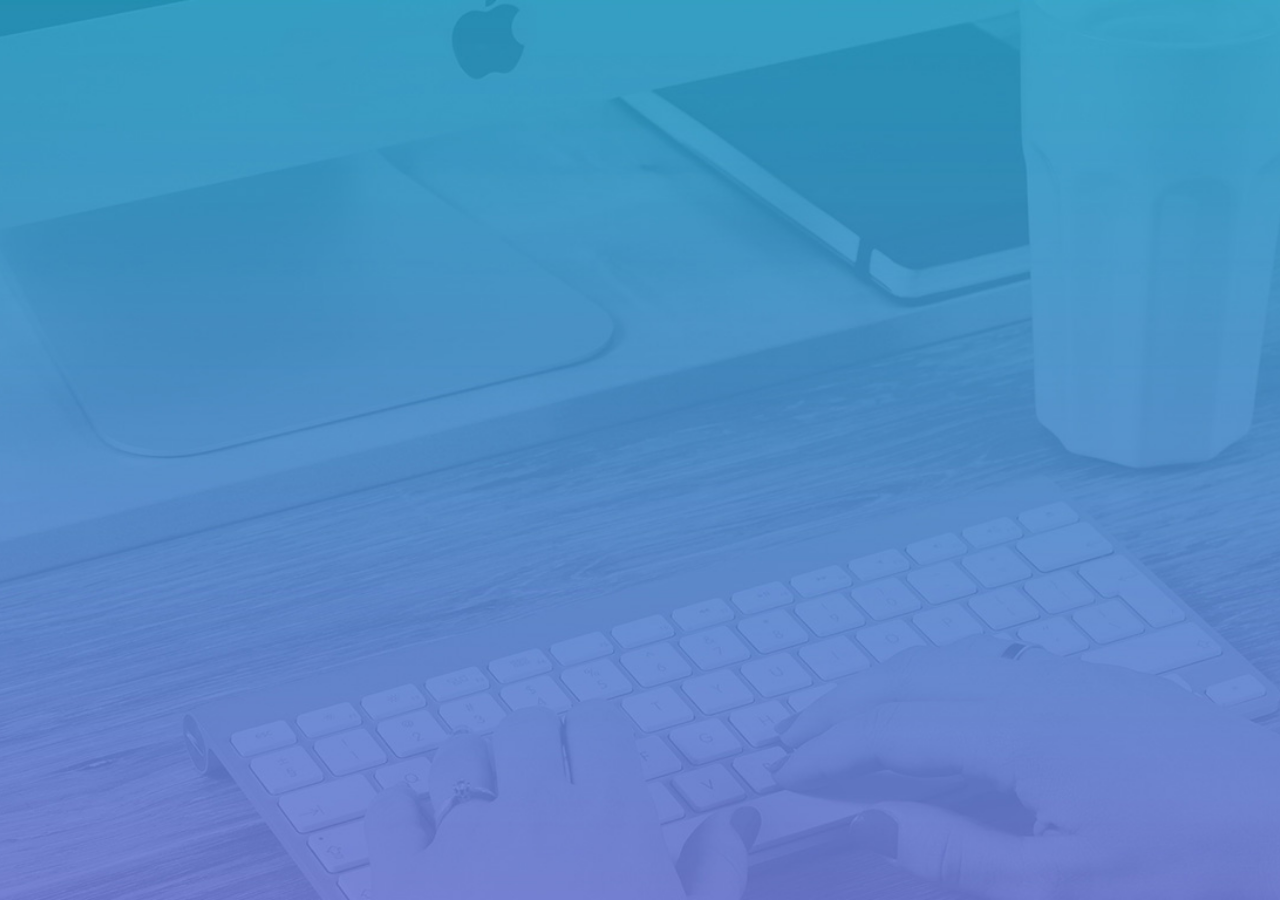
<file: index.html>
<!DOCTYPE html>
<html lang="en">

<head>
    <meta charset="UTF-8">
    <meta name="viewport" content="width=device-width, initial-scale=1.0">
    <title>登录页面</title>
    <link rel="stylesheet" href="/assets/lib/layui/layui.all.js">
    <link rel="stylesheet" href="/assets/css/login.css">
</head>

<body>
    <!-- 头部logo区域 -->

</body>

</html>
</file>
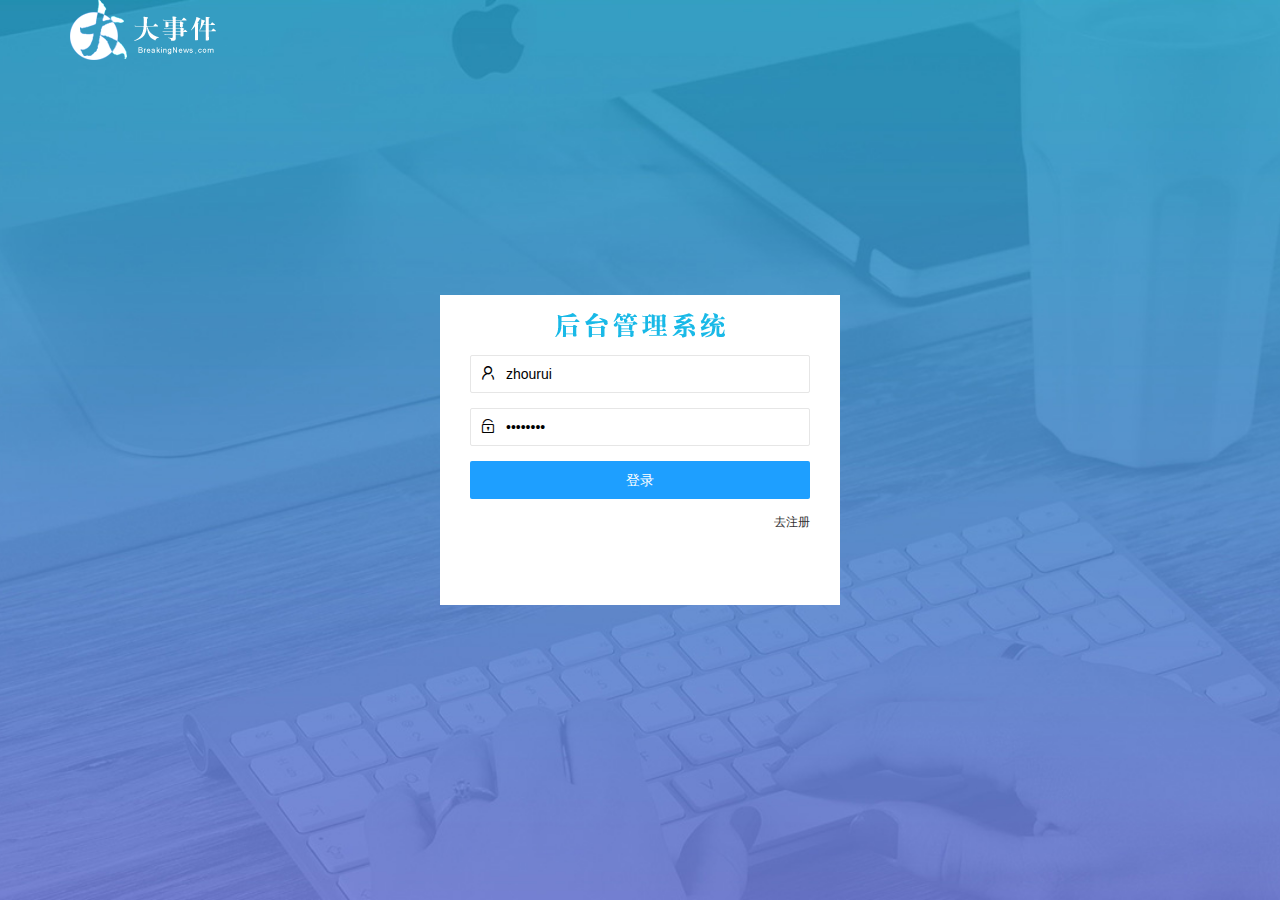
<file: login.html>
<!DOCTYPE html>
<html lang="en">

<head>
    <meta charset="UTF-8">
    <meta name="viewport" content="width=device-width, initial-scale=1.0">
    <title>Document</title>
    <link rel="stylesheet" href="/assets/lib/layui/css/layui.css">
    <link rel="stylesheet" href="/assets/css/login.css">

</head>

<body>
    <!-- 头部logo区域 -->
    <div class="layui-main">
        <img src="/assets/images/logo.png">
    </div>
    <!-- 注册登录区域 -->
    <div class="loginAndRegBox">
        <!-- 顶部标题 -->
        <div class="title_box"></div>
        <!-- 登录区域 -->
        <div class="login_box">
            <form class="layui-form" id="form_login" action="">
                <div class="layui-form-item">
                    <i class="layui-icon layui-icon-username"></i>
                    <input type="text" name="username" value="zhourui" required lay-verify="required" placeholder="请输入用户名" autocomplete="off" class="layui-input">
                </div>
                <div class="layui-form-item">
                    <i class="layui-icon layui-icon-password"></i>
                    <input type="password" value="11111111" name="password" required lay-verify="required|pwd" placeholder="请输入密码" autocomplete="off" class="layui-input">
                </div>
                <div class="layui-form-item">
                    <button class="layui-btn layui-btn-normal layui-btn-fluid" lay-submit lay-filter="formDemo">登录</button>
                </div>
                <div class="layui-form-item links">
                    <a href="javascript:;" id="link_reg">去注册</a>
                </div>
            </form>
        </div>


        <!-- 注册区域 -->
        <div class="reg_box">
            <form class="layui-form" id="form_reg" action="">
                <div class="layui-form-item">
                    <i class="layui-icon layui-icon-username"></i>
                    <input type="text" name="username" required lay-verify="required" placeholder="请输入用户名" autocomplete="off" class="layui-input">
                </div>
                <div class="layui-form-item">
                    <i class="layui-icon layui-icon-password"></i>
                    <input type="password" name="password" required lay-verify="required|pwd" placeholder="请输入密码" autocomplete="off" class="layui-input">
                </div>
                <div class="layui-form-item">
                    <i class="layui-icon layui-icon-password"></i>
                    <input type="password" name="repassword" required lay-verify="required|pwd|repwd" placeholder="请输入密码" autocomplete="off" class="layui-input">
                </div>
                <div class="layui-form-item">
                    <button class="layui-btn layui-btn-normal layui-btn-fluid" lay-submit lay-filter="formDemo">注册</button>
                </div>
                <div class="layui-form-item links">
                    <a href="javascript:;" id="link_login">登录</a>
                </div>
            </form>

        </div>


    </div>
    <script src="/assets/lib/layui/layui.all.js"></script>
    <script src="/assets/lib/jquery.js"></script>
    <script src="/assets/js/baseAPI.js"></script>
    <script src="/assets/js/login.js"></script>


</body>

</html>
</file>
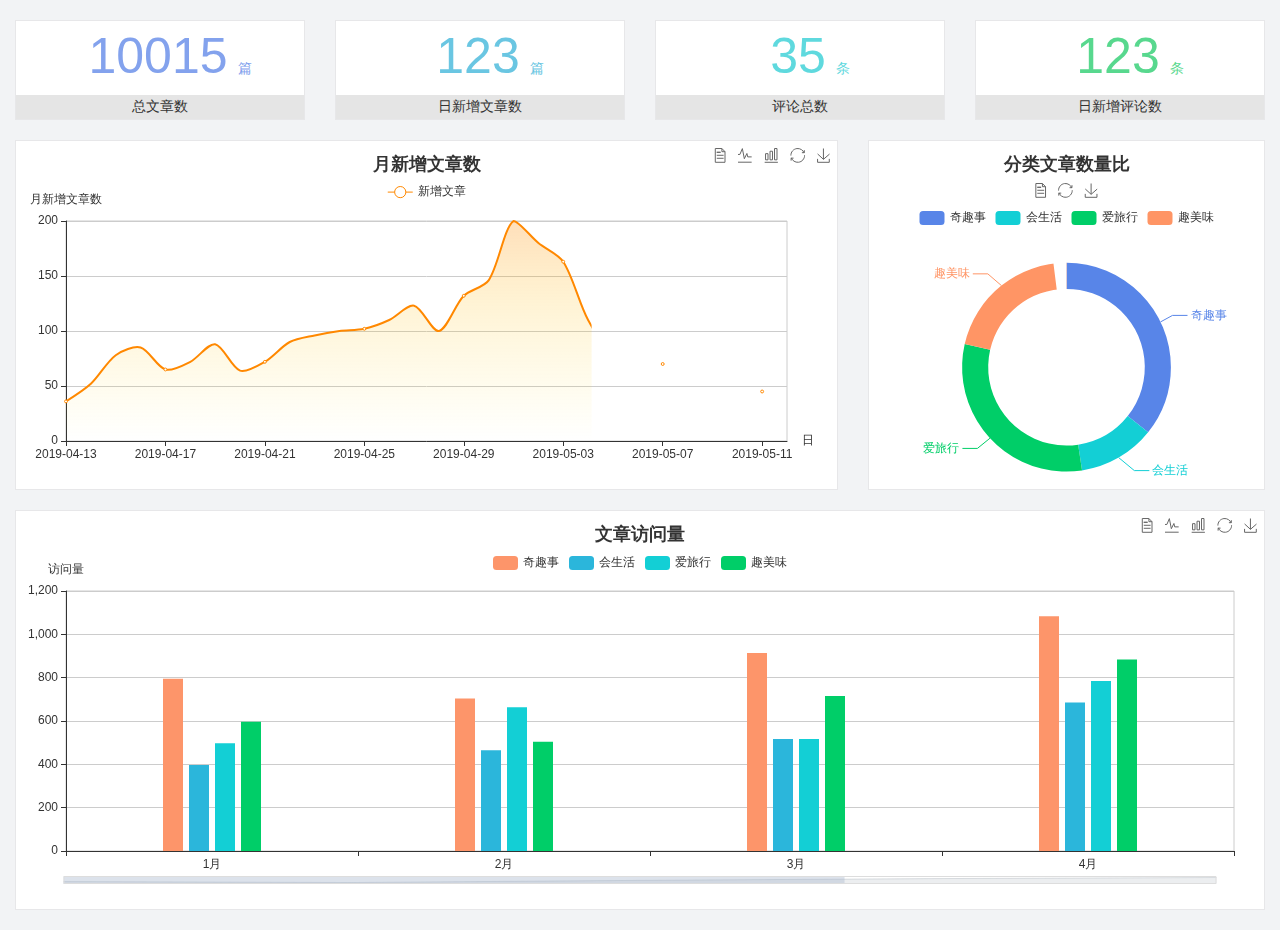
<file: home/dashboard.html>
<!DOCTYPE html>
<html lang="en">

<head>
  <meta charset="UTF-8">
  <meta name="viewport" content="width=device-width, initial-scale=1.0">
  <meta http-equiv="X-UA-Compatible" content="ie=edge">
  <title>图表统计</title>
  <link rel="stylesheet" href="../assets/lib/bootstrap.css" />
  <link rel="stylesheet" href="../assets/lib/main.css" />
  <script src="../assets/lib/jquery.js"></script>
  <script type="text/javascript" src="../assets/lib/echarts.min.js"></script>
</head>

<body>
  <div class="container-fluid">
    <div class="row spannel_list">
      <div class="col-sm-3 col-xs-6">
        <div class="spannel">
          <em>10015</em><span>篇</span>
          <b>总文章数</b>
        </div>
      </div>
      <div class="col-sm-3 col-xs-6">
        <div class="spannel scolor01">
          <em>123</em><span>篇</span>
          <b>日新增文章数</b>
        </div>
      </div>
      <div class="col-sm-3 col-xs-6">
        <div class="spannel scolor02">
          <em>35</em><span>条</span>
          <b>评论总数</b>
        </div>
      </div>
      <div class="col-sm-3 col-xs-6">
        <div class="spannel scolor03">
          <em>123</em><span>条</span>
          <b>日新增评论数</b>
        </div>
      </div>
    </div>
  </div>

  <div class="container-fluid">
    <div class="row curve-pie">
      <div class="col-lg-8 col-md-8">
        <div class="gragh_pannel" id="curve_show"></div>
      </div>
      <div class="col-lg-4 col-md-4">
        <div class="gragh_pannel" id="pie_show"></div>
      </div>
    </div>
  </div>

  <div class="container-fluid">
    <div class="column_pannel" id="column_show"></div>
  </div>

  <script>
    var oChart = echarts.init(document.getElementById('curve_show'));
    var aList_all = [
      { 'count': 36, 'date': '2019-04-13' },
      { 'count': 52, 'date': '2019-04-14' },
      { 'count': 78, 'date': '2019-04-15' },
      { 'count': 85, 'date': '2019-04-16' },
      { 'count': 65, 'date': '2019-04-17' },
      { 'count': 72, 'date': '2019-04-18' },
      { 'count': 88, 'date': '2019-04-19' },
      { 'count': 64, 'date': '2019-04-20' },
      { 'count': 72, 'date': '2019-04-21' },
      { 'count': 90, 'date': '2019-04-22' },
      { 'count': 96, 'date': '2019-04-23' },
      { 'count': 100, 'date': '2019-04-24' },
      { 'count': 102, 'date': '2019-04-25' },
      { 'count': 110, 'date': '2019-04-26' },
      { 'count': 123, 'date': '2019-04-27' },
      { 'count': 100, 'date': '2019-04-28' },
      { 'count': 132, 'date': '2019-04-29' },
      { 'count': 146, 'date': '2019-04-30' },
      { 'count': 200, 'date': '2019-05-01' },
      { 'count': 180, 'date': '2019-05-02' },
      { 'count': 163, 'date': '2019-05-03' },
      { 'count': 110, 'date': '2019-05-04' },
      { 'count': 80, 'date': '2019-05-05' },
      { 'count': 82, 'date': '2019-05-06' },
      { 'count': 70, 'date': '2019-05-07' },
      { 'count': 65, 'date': '2019-05-08' },
      { 'count': 54, 'date': '2019-05-09' },
      { 'count': 40, 'date': '2019-05-10' },
      { 'count': 45, 'date': '2019-05-11' },
      { 'count': 38, 'date': '2019-05-12' },
    ];

    let aCount = [];
    let aDate = [];

    for (var i = 0; i < aList_all.length; i++) {
      aCount.push(aList_all[i].count);
      aDate.push(aList_all[i].date);
    }

    var chartopt = {
      title: {
        text: '月新增文章数',
        left: 'center',
        top: '10'
      },
      tooltip: {
        trigger: 'axis'
      },
      legend: {
        data: ['新增文章'],
        top: '40'
      },
      toolbox: {
        show: true,
        feature: {
          mark: { show: true },
          dataView: { show: true, readOnly: false },
          magicType: { show: true, type: ['line', 'bar'] },
          restore: { show: true },
          saveAsImage: { show: true }
        }
      },
      calculable: true,
      xAxis: [
        {
          name: '日',
          type: 'category',
          boundaryGap: false,
          data: aDate
        }
      ],
      yAxis: [
        {
          name: '月新增文章数',
          type: 'value'
        }
      ],
      series: [
        {
          name: '新增文章',
          type: 'line',
          smooth: true,
          itemStyle: { normal: { areaStyle: { type: 'default' }, color: '#f80' }, lineStyle: { color: '#f80' } },
          data: aCount
        }],
      areaStyle: {
        normal: {
          color: new echarts.graphic.LinearGradient(0, 0, 0, 1, [{
            offset: 0,
            color: 'rgba(255,136,0,0.39)'
          }, {
            offset: .34,
            color: 'rgba(255,180,0,0.25)'
          }, {
            offset: 1,
            color: 'rgba(255,222,0,0.00)'
          }])

        }
      },
      grid: {
        show: true,
        x: 50,
        x2: 50,
        y: 80,
        height: 220
      }
    };

    oChart.setOption(chartopt);


    var oPie = echarts.init(document.getElementById('pie_show'));
    var oPieopt =
    {
      title: {
        top: 10,
        text: '分类文章数量比',
        x: 'center'
      },
      tooltip: {
        trigger: 'item',
        formatter: "{a} <br/>{b} : {c} ({d}%)"
      },
      color: ['#5885e8', '#13cfd5', '#00ce68', '#ff9565'],
      legend: {
        x: 'center',
        top: 65,
        data: ['奇趣事', '会生活', '爱旅行', '趣美味']
      },
      toolbox: {
        show: true,
        x: 'center',
        top: 35,
        feature: {
          mark: { show: true },
          dataView: { show: true, readOnly: false },
          magicType: {
            show: true,
            type: ['pie', 'funnel'],
            option: {
              funnel: {
                x: '25%',
                width: '50%',
                funnelAlign: 'left',
                max: 1548
              }
            }
          },
          restore: { show: true },
          saveAsImage: { show: true }
        }
      },
      calculable: true,
      series: [
        {
          name: '访问来源',
          type: 'pie',
          radius: ['45%', '60%'],
          center: ['50%', '65%'],
          data: [
            { value: 300, name: '奇趣事' },
            { value: 100, name: '会生活' },
            { value: 260, name: '爱旅行' },
            { value: 180, name: '趣美味' }
          ]
        }
      ]
    };
    oPie.setOption(oPieopt);



    var oColumn = this.echarts.init(document.getElementById('column_show'));
    var oColumnopt =
    {
      title: {
        text: '文章访问量',
        left: 'center',
        top: '10'
      },
      tooltip: {
        trigger: 'axis'
      },
      legend: {
        data: ['奇趣事', '会生活', '爱旅行', '趣美味'],
        top: '40'
      },
      toolbox: {
        show: true,
        feature: {
          mark: { show: true },
          dataView: { show: true, readOnly: false },
          magicType: { show: true, type: ['line', 'bar'] },
          restore: { show: true },
          saveAsImage: { show: true }
        }
      },
      calculable: true,
      xAxis: [
        {
          type: 'category',
          data: ['1月', '2月', '3月', '4月', '5月']
        }
      ],
      yAxis: [
        {
          name: '访问量',
          type: 'value'
        }
      ],
      series: [
        {
          name: '奇趣事',
          type: 'bar',
          barWidth: 20,
          itemStyle: {
            normal: { areaStyle: { type: 'default' }, color: '#fd956a' }
          },
          data: [800, 708, 920, 1090, 1200]
        },
        {
          name: '会生活',
          type: 'bar',
          barWidth: 20,
          itemStyle: {
            normal: { areaStyle: { type: 'default' }, color: '#2bb6db' }
          },
          data: [400, 468, 520, 690, 800]
        },
        {
          name: '爱旅行',
          type: 'bar',
          barWidth: 20,
          itemStyle: {
            normal: { areaStyle: { type: 'default' }, color: '#13cfd5' }
          },
          data: [500, 668, 520, 790, 900]
        },
        {
          name: '趣美味',
          type: 'bar',
          barWidth: 20,
          itemStyle: {
            normal: { areaStyle: { type: 'default' }, color: '#00ce68' }
          },
          data: [600, 508, 720, 890, 1000]
        }
      ],
      grid: {
        show: true,
        x: 50,
        x2: 30,
        y: 80,
        height: 260
      },
      dataZoom: [//给x轴设置滚动条
        {
          start: 0,//默认为0
          end: 100 - 1000 / 31,//默认为100
          type: 'slider',
          show: true,
          xAxisIndex: [0],
          handleSize: 0,//滑动条的 左右2个滑动条的大小
          height: 8,//组件高度
          left: 45, //左边的距离
          right: 50,//右边的距离
          bottom: 26,//右边的距离
          handleColor: '#ddd',//h滑动图标的颜色
          handleStyle: {
            borderColor: "#cacaca",
            borderWidth: "1",
            shadowBlur: 2,
            background: "#ddd",
            shadowColor: "#ddd",
          }
        }]
    };
    oColumn.setOption(oColumnopt);
  </script>
</body>

</html>
</file>
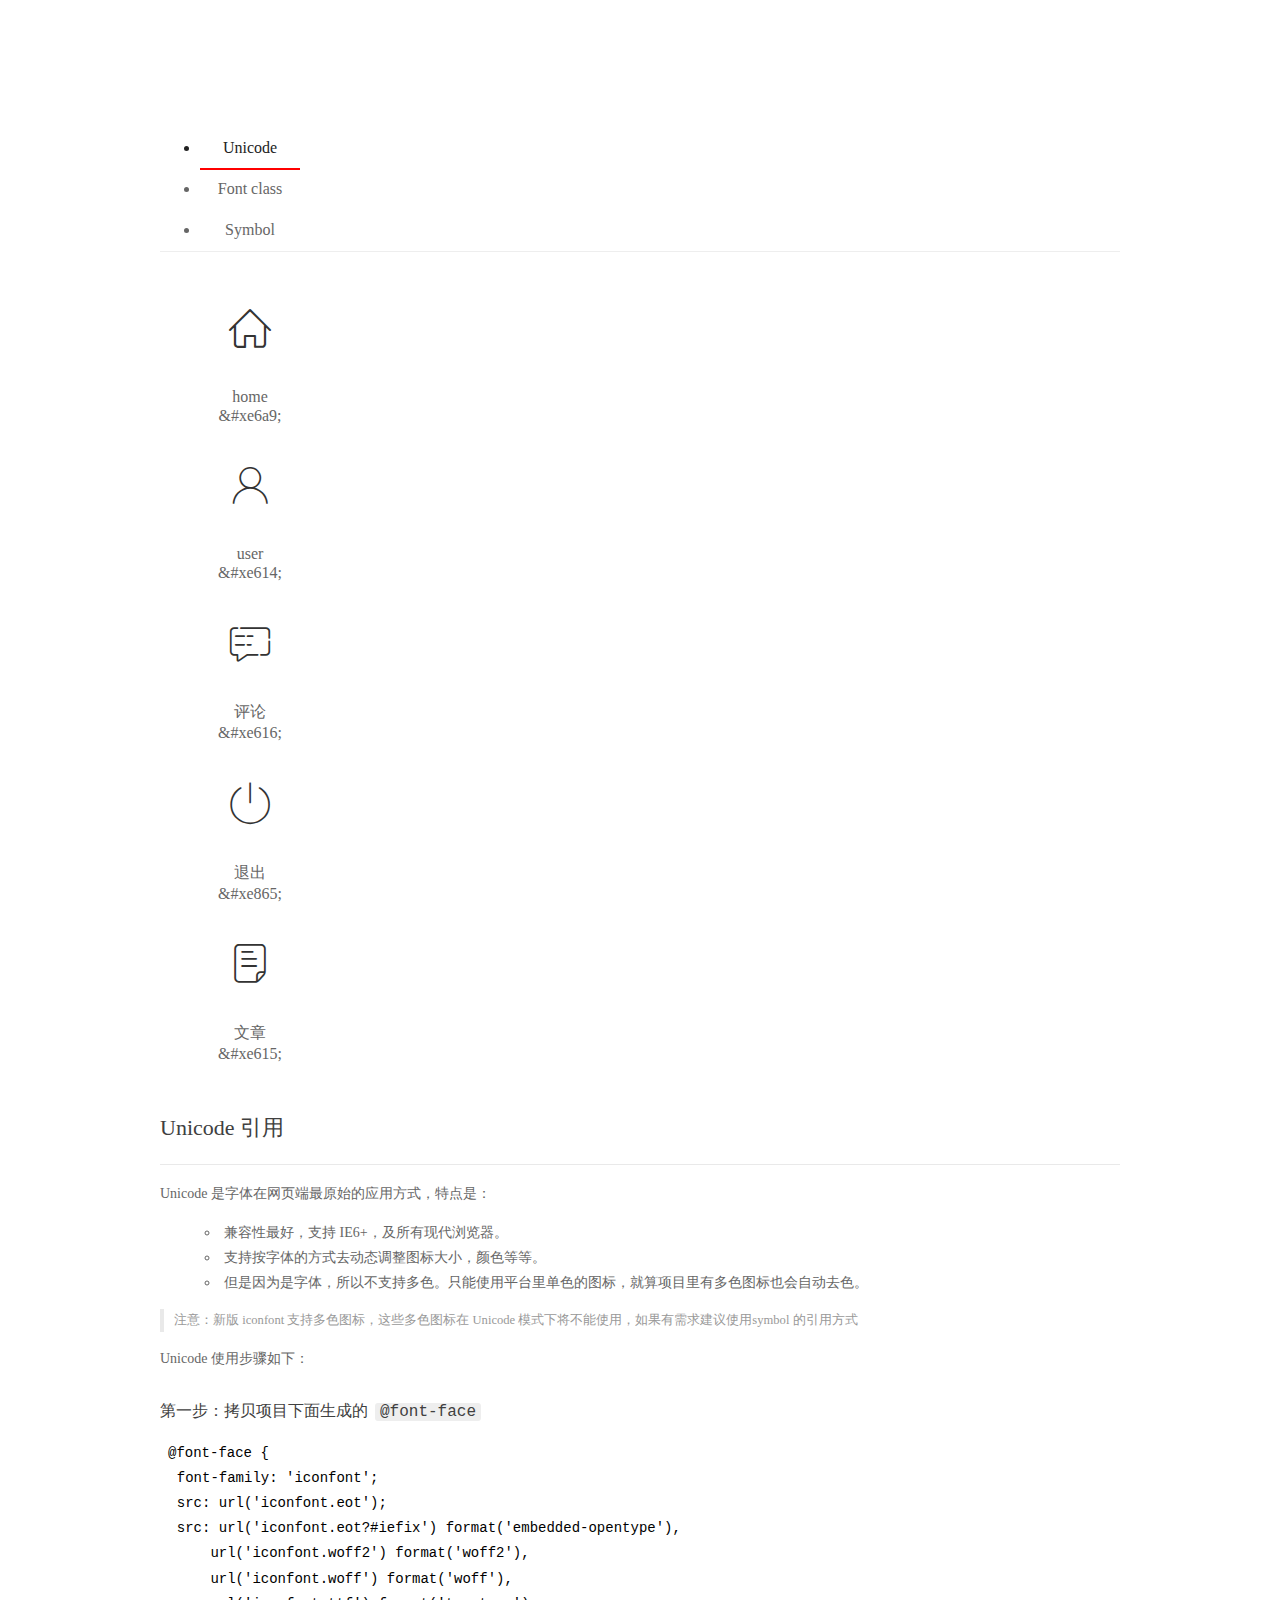
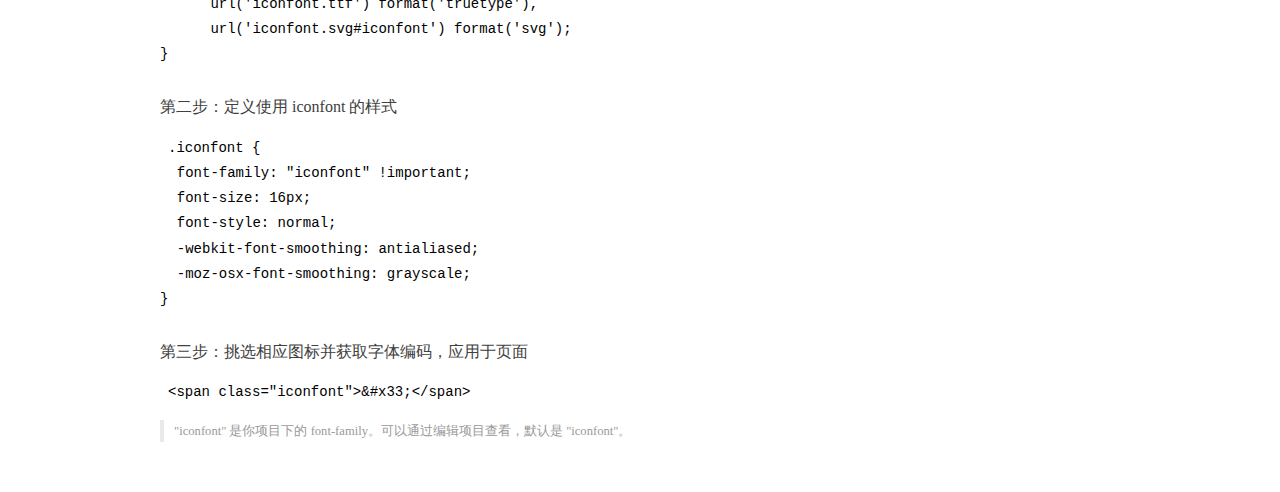
<file: assets/fonts/demo_index.html>
<!DOCTYPE html>
<html>
<head>
  <meta charset="utf-8"/>
  <title>IconFont Demo</title>
  <link rel="shortcut icon" href="https://gtms04.alicdn.com/tps/i4/TB1_oz6GVXXXXaFXpXXJDFnIXXX-64-64.ico" type="image/x-icon"/>
  <link rel="stylesheet" href="https://g.alicdn.com/thx/cube/1.3.2/cube.min.css">
  <link rel="stylesheet" href="demo.css">
  <link rel="stylesheet" href="iconfont.css">
  <script src="iconfont.js"></script>
  <!-- jQuery -->
  <script src="https://a1.alicdn.com/oss/uploads/2018/12/26/7bfddb60-08e8-11e9-9b04-53e73bb6408b.js"></script>
  <!-- 代码高亮 -->
  <script src="https://a1.alicdn.com/oss/uploads/2018/12/26/a3f714d0-08e6-11e9-8a15-ebf944d7534c.js"></script>
</head>
<body>
  <div class="main">
    <h1 class="logo"><a href="https://www.iconfont.cn/" title="iconfont 首页" target="_blank">&#xe86b;</a></h1>
    <div class="nav-tabs">
      <ul id="tabs" class="dib-box">
        <li class="dib active"><span>Unicode</span></li>
        <li class="dib"><span>Font class</span></li>
        <li class="dib"><span>Symbol</span></li>
      </ul>
      
    </div>
    <div class="tab-container">
      <div class="content unicode" style="display: block;">
          <ul class="icon_lists dib-box">
          
            <li class="dib">
              <span class="icon iconfont">&#xe6a9;</span>
                <div class="name">home</div>
                <div class="code-name">&amp;#xe6a9;</div>
              </li>
          
            <li class="dib">
              <span class="icon iconfont">&#xe614;</span>
                <div class="name">user</div>
                <div class="code-name">&amp;#xe614;</div>
              </li>
          
            <li class="dib">
              <span class="icon iconfont">&#xe616;</span>
                <div class="name">评论</div>
                <div class="code-name">&amp;#xe616;</div>
              </li>
          
            <li class="dib">
              <span class="icon iconfont">&#xe865;</span>
                <div class="name">退出</div>
                <div class="code-name">&amp;#xe865;</div>
              </li>
          
            <li class="dib">
              <span class="icon iconfont">&#xe615;</span>
                <div class="name">文章</div>
                <div class="code-name">&amp;#xe615;</div>
              </li>
          
          </ul>
          <div class="article markdown">
          <h2 id="unicode-">Unicode 引用</h2>
          <hr>

          <p>Unicode 是字体在网页端最原始的应用方式，特点是：</p>
          <ul>
            <li>兼容性最好，支持 IE6+，及所有现代浏览器。</li>
            <li>支持按字体的方式去动态调整图标大小，颜色等等。</li>
            <li>但是因为是字体，所以不支持多色。只能使用平台里单色的图标，就算项目里有多色图标也会自动去色。</li>
          </ul>
          <blockquote>
            <p>注意：新版 iconfont 支持多色图标，这些多色图标在 Unicode 模式下将不能使用，如果有需求建议使用symbol 的引用方式</p>
          </blockquote>
          <p>Unicode 使用步骤如下：</p>
          <h3 id="-font-face">第一步：拷贝项目下面生成的 <code>@font-face</code></h3>
<pre><code class="language-css"
>@font-face {
  font-family: 'iconfont';
  src: url('iconfont.eot');
  src: url('iconfont.eot?#iefix') format('embedded-opentype'),
      url('iconfont.woff2') format('woff2'),
      url('iconfont.woff') format('woff'),
      url('iconfont.ttf') format('truetype'),
      url('iconfont.svg#iconfont') format('svg');
}
</code></pre>
          <h3 id="-iconfont-">第二步：定义使用 iconfont 的样式</h3>
<pre><code class="language-css"
>.iconfont {
  font-family: "iconfont" !important;
  font-size: 16px;
  font-style: normal;
  -webkit-font-smoothing: antialiased;
  -moz-osx-font-smoothing: grayscale;
}
</code></pre>
          <h3 id="-">第三步：挑选相应图标并获取字体编码，应用于页面</h3>
<pre>
<code class="language-html"
>&lt;span class="iconfont"&gt;&amp;#x33;&lt;/span&gt;
</code></pre>
          <blockquote>
            <p>"iconfont" 是你项目下的 font-family。可以通过编辑项目查看，默认是 "iconfont"。</p>
          </blockquote>
          </div>
      </div>
      <div class="content font-class">
        <ul class="icon_lists dib-box">
          
          <li class="dib">
            <span class="icon iconfont icon-home"></span>
            <div class="name">
              home
            </div>
            <div class="code-name">.icon-home
            </div>
          </li>
          
          <li class="dib">
            <span class="icon iconfont icon-user"></span>
            <div class="name">
              user
            </div>
            <div class="code-name">.icon-user
            </div>
          </li>
          
          <li class="dib">
            <span class="icon iconfont icon-pinglun"></span>
            <div class="name">
              评论
            </div>
            <div class="code-name">.icon-pinglun
            </div>
          </li>
          
          <li class="dib">
            <span class="icon iconfont icon-tuichu"></span>
            <div class="name">
              退出
            </div>
            <div class="code-name">.icon-tuichu
            </div>
          </li>
          
          <li class="dib">
            <span class="icon iconfont icon-16"></span>
            <div class="name">
              文章
            </div>
            <div class="code-name">.icon-16
            </div>
          </li>
          
        </ul>
        <div class="article markdown">
        <h2 id="font-class-">font-class 引用</h2>
        <hr>

        <p>font-class 是 Unicode 使用方式的一种变种，主要是解决 Unicode 书写不直观，语意不明确的问题。</p>
        <p>与 Unicode 使用方式相比，具有如下特点：</p>
        <ul>
          <li>兼容性良好，支持 IE8+，及所有现代浏览器。</li>
          <li>相比于 Unicode 语意明确，书写更直观。可以很容易分辨这个 icon 是什么。</li>
          <li>因为使用 class 来定义图标，所以当要替换图标时，只需要修改 class 里面的 Unicode 引用。</li>
          <li>不过因为本质上还是使用的字体，所以多色图标还是不支持的。</li>
        </ul>
        <p>使用步骤如下：</p>
        <h3 id="-fontclass-">第一步：引入项目下面生成的 fontclass 代码：</h3>
<pre><code class="language-html">&lt;link rel="stylesheet" href="./iconfont.css"&gt;
</code></pre>
        <h3 id="-">第二步：挑选相应图标并获取类名，应用于页面：</h3>
<pre><code class="language-html">&lt;span class="iconfont icon-xxx"&gt;&lt;/span&gt;
</code></pre>
        <blockquote>
          <p>"
            iconfont" 是你项目下的 font-family。可以通过编辑项目查看，默认是 "iconfont"。</p>
        </blockquote>
      </div>
      </div>
      <div class="content symbol">
          <ul class="icon_lists dib-box">
          
            <li class="dib">
                <svg class="icon svg-icon" aria-hidden="true">
                  <use xlink:href="#icon-home"></use>
                </svg>
                <div class="name">home</div>
                <div class="code-name">#icon-home</div>
            </li>
          
            <li class="dib">
                <svg class="icon svg-icon" aria-hidden="true">
                  <use xlink:href="#icon-user"></use>
                </svg>
                <div class="name">user</div>
                <div class="code-name">#icon-user</div>
            </li>
          
            <li class="dib">
                <svg class="icon svg-icon" aria-hidden="true">
                  <use xlink:href="#icon-pinglun"></use>
                </svg>
                <div class="name">评论</div>
                <div class="code-name">#icon-pinglun</div>
            </li>
          
            <li class="dib">
                <svg class="icon svg-icon" aria-hidden="true">
                  <use xlink:href="#icon-tuichu"></use>
                </svg>
                <div class="name">退出</div>
                <div class="code-name">#icon-tuichu</div>
            </li>
          
            <li class="dib">
                <svg class="icon svg-icon" aria-hidden="true">
                  <use xlink:href="#icon-16"></use>
                </svg>
                <div class="name">文章</div>
                <div class="code-name">#icon-16</div>
            </li>
          
          </ul>
          <div class="article markdown">
          <h2 id="symbol-">Symbol 引用</h2>
          <hr>

          <p>这是一种全新的使用方式，应该说这才是未来的主流，也是平台目前推荐的用法。相关介绍可以参考这篇<a href="">文章</a>
            这种用法其实是做了一个 SVG 的集合，与另外两种相比具有如下特点：</p>
          <ul>
            <li>支持多色图标了，不再受单色限制。</li>
            <li>通过一些技巧，支持像字体那样，通过 <code>font-size</code>, <code>color</code> 来调整样式。</li>
            <li>兼容性较差，支持 IE9+，及现代浏览器。</li>
            <li>浏览器渲染 SVG 的性能一般，还不如 png。</li>
          </ul>
          <p>使用步骤如下：</p>
          <h3 id="-symbol-">第一步：引入项目下面生成的 symbol 代码：</h3>
<pre><code class="language-html">&lt;script src="./iconfont.js"&gt;&lt;/script&gt;
</code></pre>
          <h3 id="-css-">第二步：加入通用 CSS 代码（引入一次就行）：</h3>
<pre><code class="language-html">&lt;style&gt;
.icon {
  width: 1em;
  height: 1em;
  vertical-align: -0.15em;
  fill: currentColor;
  overflow: hidden;
}
&lt;/style&gt;
</code></pre>
          <h3 id="-">第三步：挑选相应图标并获取类名，应用于页面：</h3>
<pre><code class="language-html">&lt;svg class="icon" aria-hidden="true"&gt;
  &lt;use xlink:href="#icon-xxx"&gt;&lt;/use&gt;
&lt;/svg&gt;
</code></pre>
          </div>
      </div>

    </div>
  </div>
  <script>
  $(document).ready(function () {
      $('.tab-container .content:first').show()

      $('#tabs li').click(function (e) {
        var tabContent = $('.tab-container .content')
        var index = $(this).index()

        if ($(this).hasClass('active')) {
          return
        } else {
          $('#tabs li').removeClass('active')
          $(this).addClass('active')

          tabContent.hide().eq(index).fadeIn()
        }
      })
    })
  </script>
</body>
</html>
</file>
<file: assets/css/login.css>
html,
body {
    padding: 0;
    margin: 0;
    width: 100%;
    height: 100%;
    background: url(/assets/images/login_bg.jpg) no-repeat center;
    background-size: cover;
}

.loginAndRegBox {
    height: 310px;
    width: 400px;
    background-color: #fff;
    position: absolute;
    left: 50%;
    top: 50%;
    transform: translate(-50%, -50%);
}

.title_box {
    height: 60px;
    width: 100%;
    background: url(/assets/images/login_title.png) no-repeat center;
}

.reg_box {
    display: none;
}

.layui-form {
    padding: 0 30px;
}

.links {
    display: flex;
    justify-content: flex-end;
    font-size: 12px;
}

.layui-form-item {
    position: relative;
}

.layui-icon {
    position: absolute;
    top: 10px;
    left: 10px;
}

.layui-input {
    padding: 0 35px;
}
</file>
<file: assets/lib/layui/css/layui.css>
/** layui-v2.5.5 MIT License By https://www.layui.com */
 .layui-inline,img{display:inline-block;vertical-align:middle}h1,h2,h3,h4,h5,h6{font-weight:400}.layui-edge,.layui-header,.layui-inline,.layui-main{position:relative}.layui-body,.layui-edge,.layui-elip{overflow:hidden}.layui-btn,.layui-edge,.layui-inline,img{vertical-align:middle}.layui-btn,.layui-disabled,.layui-icon,.layui-unselect{-moz-user-select:none;-webkit-user-select:none;-ms-user-select:none}.layui-elip,.layui-form-checkbox span,.layui-form-pane .layui-form-label{text-overflow:ellipsis;white-space:nowrap}.layui-breadcrumb,.layui-tree-btnGroup{visibility:hidden}blockquote,body,button,dd,div,dl,dt,form,h1,h2,h3,h4,h5,h6,input,li,ol,p,pre,td,textarea,th,ul{margin:0;padding:0;-webkit-tap-highlight-color:rgba(0,0,0,0)}a:active,a:hover{outline:0}img{border:none}li{list-style:none}table{border-collapse:collapse;border-spacing:0}h4,h5,h6{font-size:100%}button,input,optgroup,option,select,textarea{font-family:inherit;font-size:inherit;font-style:inherit;font-weight:inherit;outline:0}pre{white-space:pre-wrap;white-space:-moz-pre-wrap;white-space:-pre-wrap;white-space:-o-pre-wrap;word-wrap:break-word}body{line-height:24px;font:14px Helvetica Neue,Helvetica,PingFang SC,Tahoma,Arial,sans-serif}hr{height:1px;margin:10px 0;border:0;clear:both}a{color:#333;text-decoration:none}a:hover{color:#777}a cite{font-style:normal;*cursor:pointer}.layui-border-box,.layui-border-box *{box-sizing:border-box}.layui-box,.layui-box *{box-sizing:content-box}.layui-clear{clear:both;*zoom:1}.layui-clear:after{content:'\20';clear:both;*zoom:1;display:block;height:0}.layui-inline{*display:inline;*zoom:1}.layui-edge{display:inline-block;width:0;height:0;border-width:6px;border-style:dashed;border-color:transparent}.layui-edge-top{top:-4px;border-bottom-color:#999;border-bottom-style:solid}.layui-edge-right{border-left-color:#999;border-left-style:solid}.layui-edge-bottom{top:2px;border-top-color:#999;border-top-style:solid}.layui-edge-left{border-right-color:#999;border-right-style:solid}.layui-disabled,.layui-disabled:hover{color:#d2d2d2!important;cursor:not-allowed!important}.layui-circle{border-radius:100%}.layui-show{display:block!important}.layui-hide{display:none!important}@font-face{font-family:layui-icon;src:url(../font/iconfont.eot?v=250);src:url(../font/iconfont.eot?v=250#iefix) format('embedded-opentype'),url(../font/iconfont.woff2?v=250) format('woff2'),url(../font/iconfont.woff?v=250) format('woff'),url(../font/iconfont.ttf?v=250) format('truetype'),url(../font/iconfont.svg?v=250#layui-icon) format('svg')}.layui-icon{font-family:layui-icon!important;font-size:16px;font-style:normal;-webkit-font-smoothing:antialiased;-moz-osx-font-smoothing:grayscale}.layui-icon-reply-fill:before{content:"\e611"}.layui-icon-set-fill:before{content:"\e614"}.layui-icon-menu-fill:before{content:"\e60f"}.layui-icon-search:before{content:"\e615"}.layui-icon-share:before{content:"\e641"}.layui-icon-set-sm:before{content:"\e620"}.layui-icon-engine:before{content:"\e628"}.layui-icon-close:before{content:"\1006"}.layui-icon-close-fill:before{content:"\1007"}.layui-icon-chart-screen:before{content:"\e629"}.layui-icon-star:before{content:"\e600"}.layui-icon-circle-dot:before{content:"\e617"}.layui-icon-chat:before{content:"\e606"}.layui-icon-release:before{content:"\e609"}.layui-icon-list:before{content:"\e60a"}.layui-icon-chart:before{content:"\e62c"}.layui-icon-ok-circle:before{content:"\1005"}.layui-icon-layim-theme:before{content:"\e61b"}.layui-icon-table:before{content:"\e62d"}.layui-icon-right:before{content:"\e602"}.layui-icon-left:before{content:"\e603"}.layui-icon-cart-simple:before{content:"\e698"}.layui-icon-face-cry:before{content:"\e69c"}.layui-icon-face-smile:before{content:"\e6af"}.layui-icon-survey:before{content:"\e6b2"}.layui-icon-tree:before{content:"\e62e"}.layui-icon-upload-circle:before{content:"\e62f"}.layui-icon-add-circle:before{content:"\e61f"}.layui-icon-download-circle:before{content:"\e601"}.layui-icon-templeate-1:before{content:"\e630"}.layui-icon-util:before{content:"\e631"}.layui-icon-face-surprised:before{content:"\e664"}.layui-icon-edit:before{content:"\e642"}.layui-icon-speaker:before{content:"\e645"}.layui-icon-down:before{content:"\e61a"}.layui-icon-file:before{content:"\e621"}.layui-icon-layouts:before{content:"\e632"}.layui-icon-rate-half:before{content:"\e6c9"}.layui-icon-add-circle-fine:before{content:"\e608"}.layui-icon-prev-circle:before{content:"\e633"}.layui-icon-read:before{content:"\e705"}.layui-icon-404:before{content:"\e61c"}.layui-icon-carousel:before{content:"\e634"}.layui-icon-help:before{content:"\e607"}.layui-icon-code-circle:before{content:"\e635"}.layui-icon-water:before{content:"\e636"}.layui-icon-username:before{content:"\e66f"}.layui-icon-find-fill:before{content:"\e670"}.layui-icon-about:before{content:"\e60b"}.layui-icon-location:before{content:"\e715"}.layui-icon-up:before{content:"\e619"}.layui-icon-pause:before{content:"\e651"}.layui-icon-date:before{content:"\e637"}.layui-icon-layim-uploadfile:before{content:"\e61d"}.layui-icon-delete:before{content:"\e640"}.layui-icon-play:before{content:"\e652"}.layui-icon-top:before{content:"\e604"}.layui-icon-friends:before{content:"\e612"}.layui-icon-refresh-3:before{content:"\e9aa"}.layui-icon-ok:before{content:"\e605"}.layui-icon-layer:before{content:"\e638"}.layui-icon-face-smile-fine:before{content:"\e60c"}.layui-icon-dollar:before{content:"\e659"}.layui-icon-group:before{content:"\e613"}.layui-icon-layim-download:before{content:"\e61e"}.layui-icon-picture-fine:before{content:"\e60d"}.layui-icon-link:before{content:"\e64c"}.layui-icon-diamond:before{content:"\e735"}.layui-icon-log:before{content:"\e60e"}.layui-icon-rate-solid:before{content:"\e67a"}.layui-icon-fonts-del:before{content:"\e64f"}.layui-icon-unlink:before{content:"\e64d"}.layui-icon-fonts-clear:before{content:"\e639"}.layui-icon-triangle-r:before{content:"\e623"}.layui-icon-circle:before{content:"\e63f"}.layui-icon-radio:before{content:"\e643"}.layui-icon-align-center:before{content:"\e647"}.layui-icon-align-right:before{content:"\e648"}.layui-icon-align-left:before{content:"\e649"}.layui-icon-loading-1:before{content:"\e63e"}.layui-icon-return:before{content:"\e65c"}.layui-icon-fonts-strong:before{content:"\e62b"}.layui-icon-upload:before{content:"\e67c"}.layui-icon-dialogue:before{content:"\e63a"}.layui-icon-video:before{content:"\e6ed"}.layui-icon-headset:before{content:"\e6fc"}.layui-icon-cellphone-fine:before{content:"\e63b"}.layui-icon-add-1:before{content:"\e654"}.layui-icon-face-smile-b:before{content:"\e650"}.layui-icon-fonts-html:before{content:"\e64b"}.layui-icon-form:before{content:"\e63c"}.layui-icon-cart:before{content:"\e657"}.layui-icon-camera-fill:before{content:"\e65d"}.layui-icon-tabs:before{content:"\e62a"}.layui-icon-fonts-code:before{content:"\e64e"}.layui-icon-fire:before{content:"\e756"}.layui-icon-set:before{content:"\e716"}.layui-icon-fonts-u:before{content:"\e646"}.layui-icon-triangle-d:before{content:"\e625"}.layui-icon-tips:before{content:"\e702"}.layui-icon-picture:before{content:"\e64a"}.layui-icon-more-vertical:before{content:"\e671"}.layui-icon-flag:before{content:"\e66c"}.layui-icon-loading:before{content:"\e63d"}.layui-icon-fonts-i:before{content:"\e644"}.layui-icon-refresh-1:before{content:"\e666"}.layui-icon-rmb:before{content:"\e65e"}.layui-icon-home:before{content:"\e68e"}.layui-icon-user:before{content:"\e770"}.layui-icon-notice:before{content:"\e667"}.layui-icon-login-weibo:before{content:"\e675"}.layui-icon-voice:before{content:"\e688"}.layui-icon-upload-drag:before{content:"\e681"}.layui-icon-login-qq:before{content:"\e676"}.layui-icon-snowflake:before{content:"\e6b1"}.layui-icon-file-b:before{content:"\e655"}.layui-icon-template:before{content:"\e663"}.layui-icon-auz:before{content:"\e672"}.layui-icon-console:before{content:"\e665"}.layui-icon-app:before{content:"\e653"}.layui-icon-prev:before{content:"\e65a"}.layui-icon-website:before{content:"\e7ae"}.layui-icon-next:before{content:"\e65b"}.layui-icon-component:before{content:"\e857"}.layui-icon-more:before{content:"\e65f"}.layui-icon-login-wechat:before{content:"\e677"}.layui-icon-shrink-right:before{content:"\e668"}.layui-icon-spread-left:before{content:"\e66b"}.layui-icon-camera:before{content:"\e660"}.layui-icon-note:before{content:"\e66e"}.layui-icon-refresh:before{content:"\e669"}.layui-icon-female:before{content:"\e661"}.layui-icon-male:before{content:"\e662"}.layui-icon-password:before{content:"\e673"}.layui-icon-senior:before{content:"\e674"}.layui-icon-theme:before{content:"\e66a"}.layui-icon-tread:before{content:"\e6c5"}.layui-icon-praise:before{content:"\e6c6"}.layui-icon-star-fill:before{content:"\e658"}.layui-icon-rate:before{content:"\e67b"}.layui-icon-template-1:before{content:"\e656"}.layui-icon-vercode:before{content:"\e679"}.layui-icon-cellphone:before{content:"\e678"}.layui-icon-screen-full:before{content:"\e622"}.layui-icon-screen-restore:before{content:"\e758"}.layui-icon-cols:before{content:"\e610"}.layui-icon-export:before{content:"\e67d"}.layui-icon-print:before{content:"\e66d"}.layui-icon-slider:before{content:"\e714"}.layui-icon-addition:before{content:"\e624"}.layui-icon-subtraction:before{content:"\e67e"}.layui-icon-service:before{content:"\e626"}.layui-icon-transfer:before{content:"\e691"}.layui-main{width:1140px;margin:0 auto}.layui-header{z-index:1000;height:60px}.layui-header a:hover{transition:all .5s;-webkit-transition:all .5s}.layui-side{position:fixed;left:0;top:0;bottom:0;z-index:999;width:200px;overflow-x:hidden}.layui-side-scroll{position:relative;width:220px;height:100%;overflow-x:hidden}.layui-body{position:absolute;left:200px;right:0;top:0;bottom:0;z-index:998;width:auto;overflow-y:auto;box-sizing:border-box}.layui-layout-body{overflow:hidden}.layui-layout-admin .layui-header{background-color:#23262E}.layui-layout-admin .layui-side{top:60px;width:200px;overflow-x:hidden}.layui-layout-admin .layui-body{position:fixed;top:60px;bottom:44px}.layui-layout-admin .layui-main{width:auto;margin:0 15px}.layui-layout-admin .layui-footer{position:fixed;left:200px;right:0;bottom:0;height:44px;line-height:44px;padding:0 15px;background-color:#eee}.layui-layout-admin .layui-logo{position:absolute;left:0;top:0;width:200px;height:100%;line-height:60px;text-align:center;color:#009688;font-size:16px}.layui-layout-admin .layui-header .layui-nav{background:0 0}.layui-layout-left{position:absolute!important;left:200px;top:0}.layui-layout-right{position:absolute!important;right:0;top:0}.layui-container{position:relative;margin:0 auto;padding:0 15px;box-sizing:border-box}.layui-fluid{position:relative;margin:0 auto;padding:0 15px}.layui-row:after,.layui-row:before{content:'';display:block;clear:both}.layui-col-lg1,.layui-col-lg10,.layui-col-lg11,.layui-col-lg12,.layui-col-lg2,.layui-col-lg3,.layui-col-lg4,.layui-col-lg5,.layui-col-lg6,.layui-col-lg7,.layui-col-lg8,.layui-col-lg9,.layui-col-md1,.layui-col-md10,.layui-col-md11,.layui-col-md12,.layui-col-md2,.layui-col-md3,.layui-col-md4,.layui-col-md5,.layui-col-md6,.layui-col-md7,.layui-col-md8,.layui-col-md9,.layui-col-sm1,.layui-col-sm10,.layui-col-sm11,.layui-col-sm12,.layui-col-sm2,.layui-col-sm3,.layui-col-sm4,.layui-col-sm5,.layui-col-sm6,.layui-col-sm7,.layui-col-sm8,.layui-col-sm9,.layui-col-xs1,.layui-col-xs10,.layui-col-xs11,.layui-col-xs12,.layui-col-xs2,.layui-col-xs3,.layui-col-xs4,.layui-col-xs5,.layui-col-xs6,.layui-col-xs7,.layui-col-xs8,.layui-col-xs9{position:relative;display:block;box-sizing:border-box}.layui-col-xs1,.layui-col-xs10,.layui-col-xs11,.layui-col-xs12,.layui-col-xs2,.layui-col-xs3,.layui-col-xs4,.layui-col-xs5,.layui-col-xs6,.layui-col-xs7,.layui-col-xs8,.layui-col-xs9{float:left}.layui-col-xs1{width:8.33333333%}.layui-col-xs2{width:16.66666667%}.layui-col-xs3{width:25%}.layui-col-xs4{width:33.33333333%}.layui-col-xs5{width:41.66666667%}.layui-col-xs6{width:50%}.layui-col-xs7{width:58.33333333%}.layui-col-xs8{width:66.66666667%}.layui-col-xs9{width:75%}.layui-col-xs10{width:83.33333333%}.layui-col-xs11{width:91.66666667%}.layui-col-xs12{width:100%}.layui-col-xs-offset1{margin-left:8.33333333%}.layui-col-xs-offset2{margin-left:16.66666667%}.layui-col-xs-offset3{margin-left:25%}.layui-col-xs-offset4{margin-left:33.33333333%}.layui-col-xs-offset5{margin-left:41.66666667%}.layui-col-xs-offset6{margin-left:50%}.layui-col-xs-offset7{margin-left:58.33333333%}.layui-col-xs-offset8{margin-left:66.66666667%}.layui-col-xs-offset9{margin-left:75%}.layui-col-xs-offset10{margin-left:83.33333333%}.layui-col-xs-offset11{margin-left:91.66666667%}.layui-col-xs-offset12{margin-left:100%}@media screen and (max-width:768px){.layui-hide-xs{display:none!important}.layui-show-xs-block{display:block!important}.layui-show-xs-inline{display:inline!important}.layui-show-xs-inline-block{display:inline-block!important}}@media screen and (min-width:768px){.layui-container{width:750px}.layui-hide-sm{display:none!important}.layui-show-sm-block{display:block!important}.layui-show-sm-inline{display:inline!important}.layui-show-sm-inline-block{display:inline-block!important}.layui-col-sm1,.layui-col-sm10,.layui-col-sm11,.layui-col-sm12,.layui-col-sm2,.layui-col-sm3,.layui-col-sm4,.layui-col-sm5,.layui-col-sm6,.layui-col-sm7,.layui-col-sm8,.layui-col-sm9{float:left}.layui-col-sm1{width:8.33333333%}.layui-col-sm2{width:16.66666667%}.layui-col-sm3{width:25%}.layui-col-sm4{width:33.33333333%}.layui-col-sm5{width:41.66666667%}.layui-col-sm6{width:50%}.layui-col-sm7{width:58.33333333%}.layui-col-sm8{width:66.66666667%}.layui-col-sm9{width:75%}.layui-col-sm10{width:83.33333333%}.layui-col-sm11{width:91.66666667%}.layui-col-sm12{width:100%}.layui-col-sm-offset1{margin-left:8.33333333%}.layui-col-sm-offset2{margin-left:16.66666667%}.layui-col-sm-offset3{margin-left:25%}.layui-col-sm-offset4{margin-left:33.33333333%}.layui-col-sm-offset5{margin-left:41.66666667%}.layui-col-sm-offset6{margin-left:50%}.layui-col-sm-offset7{margin-left:58.33333333%}.layui-col-sm-offset8{margin-left:66.66666667%}.layui-col-sm-offset9{margin-left:75%}.layui-col-sm-offset10{margin-left:83.33333333%}.layui-col-sm-offset11{margin-left:91.66666667%}.layui-col-sm-offset12{margin-left:100%}}@media screen and (min-width:992px){.layui-container{width:970px}.layui-hide-md{display:none!important}.layui-show-md-block{display:block!important}.layui-show-md-inline{display:inline!important}.layui-show-md-inline-block{display:inline-block!important}.layui-col-md1,.layui-col-md10,.layui-col-md11,.layui-col-md12,.layui-col-md2,.layui-col-md3,.layui-col-md4,.layui-col-md5,.layui-col-md6,.layui-col-md7,.layui-col-md8,.layui-col-md9{float:left}.layui-col-md1{width:8.33333333%}.layui-col-md2{width:16.66666667%}.layui-col-md3{width:25%}.layui-col-md4{width:33.33333333%}.layui-col-md5{width:41.66666667%}.layui-col-md6{width:50%}.layui-col-md7{width:58.33333333%}.layui-col-md8{width:66.66666667%}.layui-col-md9{width:75%}.layui-col-md10{width:83.33333333%}.layui-col-md11{width:91.66666667%}.layui-col-md12{width:100%}.layui-col-md-offset1{margin-left:8.33333333%}.layui-col-md-offset2{margin-left:16.66666667%}.layui-col-md-offset3{margin-left:25%}.layui-col-md-offset4{margin-left:33.33333333%}.layui-col-md-offset5{margin-left:41.66666667%}.layui-col-md-offset6{margin-left:50%}.layui-col-md-offset7{margin-left:58.33333333%}.layui-col-md-offset8{margin-left:66.66666667%}.layui-col-md-offset9{margin-left:75%}.layui-col-md-offset10{margin-left:83.33333333%}.layui-col-md-offset11{margin-left:91.66666667%}.layui-col-md-offset12{margin-left:100%}}@media screen and (min-width:1200px){.layui-container{width:1170px}.layui-hide-lg{display:none!important}.layui-show-lg-block{display:block!important}.layui-show-lg-inline{display:inline!important}.layui-show-lg-inline-block{display:inline-block!important}.layui-col-lg1,.layui-col-lg10,.layui-col-lg11,.layui-col-lg12,.layui-col-lg2,.layui-col-lg3,.layui-col-lg4,.layui-col-lg5,.layui-col-lg6,.layui-col-lg7,.layui-col-lg8,.layui-col-lg9{float:left}.layui-col-lg1{width:8.33333333%}.layui-col-lg2{width:16.66666667%}.layui-col-lg3{width:25%}.layui-col-lg4{width:33.33333333%}.layui-col-lg5{width:41.66666667%}.layui-col-lg6{width:50%}.layui-col-lg7{width:58.33333333%}.layui-col-lg8{width:66.66666667%}.layui-col-lg9{width:75%}.layui-col-lg10{width:83.33333333%}.layui-col-lg11{width:91.66666667%}.layui-col-lg12{width:100%}.layui-col-lg-offset1{margin-left:8.33333333%}.layui-col-lg-offset2{margin-left:16.66666667%}.layui-col-lg-offset3{margin-left:25%}.layui-col-lg-offset4{margin-left:33.33333333%}.layui-col-lg-offset5{margin-left:41.66666667%}.layui-col-lg-offset6{margin-left:50%}.layui-col-lg-offset7{margin-left:58.33333333%}.layui-col-lg-offset8{margin-left:66.66666667%}.layui-col-lg-offset9{margin-left:75%}.layui-col-lg-offset10{margin-left:83.33333333%}.layui-col-lg-offset11{margin-left:91.66666667%}.layui-col-lg-offset12{margin-left:100%}}.layui-col-space1{margin:-.5px}.layui-col-space1>*{padding:.5px}.layui-col-space3{margin:-1.5px}.layui-col-space3>*{padding:1.5px}.layui-col-space5{margin:-2.5px}.layui-col-space5>*{padding:2.5px}.layui-col-space8{margin:-3.5px}.layui-col-space8>*{padding:3.5px}.layui-col-space10{margin:-5px}.layui-col-space10>*{padding:5px}.layui-col-space12{margin:-6px}.layui-col-space12>*{padding:6px}.layui-col-space15{margin:-7.5px}.layui-col-space15>*{padding:7.5px}.layui-col-space18{margin:-9px}.layui-col-space18>*{padding:9px}.layui-col-space20{margin:-10px}.layui-col-space20>*{padding:10px}.layui-col-space22{margin:-11px}.layui-col-space22>*{padding:11px}.layui-col-space25{margin:-12.5px}.layui-col-space25>*{padding:12.5px}.layui-col-space30{margin:-15px}.layui-col-space30>*{padding:15px}.layui-btn,.layui-input,.layui-select,.layui-textarea,.layui-upload-button{outline:0;-webkit-appearance:none;transition:all .3s;-webkit-transition:all .3s;box-sizing:border-box}.layui-elem-quote{margin-bottom:10px;padding:15px;line-height:22px;border-left:5px solid #009688;border-radius:0 2px 2px 0;background-color:#f2f2f2}.layui-quote-nm{border-style:solid;border-width:1px 1px 1px 5px;background:0 0}.layui-elem-field{margin-bottom:10px;padding:0;border-width:1px;border-style:solid}.layui-elem-field legend{margin-left:20px;padding:0 10px;font-size:20px;font-weight:300}.layui-field-title{margin:10px 0 20px;border-width:1px 0 0}.layui-field-box{padding:10px 15px}.layui-field-title .layui-field-box{padding:10px 0}.layui-progress{position:relative;height:6px;border-radius:20px;background-color:#e2e2e2}.layui-progress-bar{position:absolute;left:0;top:0;width:0;max-width:100%;height:6px;border-radius:20px;text-align:right;background-color:#5FB878;transition:all .3s;-webkit-transition:all .3s}.layui-progress-big,.layui-progress-big .layui-progress-bar{height:18px;line-height:18px}.layui-progress-text{position:relative;top:-20px;line-height:18px;font-size:12px;color:#666}.layui-progress-big .layui-progress-text{position:static;padding:0 10px;color:#fff}.layui-collapse{border-width:1px;border-style:solid;border-radius:2px}.layui-colla-content,.layui-colla-item{border-top-width:1px;border-top-style:solid}.layui-colla-item:first-child{border-top:none}.layui-colla-title{position:relative;height:42px;line-height:42px;padding:0 15px 0 35px;color:#333;background-color:#f2f2f2;cursor:pointer;font-size:14px;overflow:hidden}.layui-colla-content{display:none;padding:10px 15px;line-height:22px;color:#666}.layui-colla-icon{position:absolute;left:15px;top:0;font-size:14px}.layui-card{margin-bottom:15px;border-radius:2px;background-color:#fff;box-shadow:0 1px 2px 0 rgba(0,0,0,.05)}.layui-card:last-child{margin-bottom:0}.layui-card-header{position:relative;height:42px;line-height:42px;padding:0 15px;border-bottom:1px solid #f6f6f6;color:#333;border-radius:2px 2px 0 0;font-size:14px}.layui-bg-black,.layui-bg-blue,.layui-bg-cyan,.layui-bg-green,.layui-bg-orange,.layui-bg-red{color:#fff!important}.layui-card-body{position:relative;padding:10px 15px;line-height:24px}.layui-card-body[pad15]{padding:15px}.layui-card-body[pad20]{padding:20px}.layui-card-body .layui-table{margin:5px 0}.layui-card .layui-tab{margin:0}.layui-panel-window{position:relative;padding:15px;border-radius:0;border-top:5px solid #E6E6E6;background-color:#fff}.layui-auxiliar-moving{position:fixed;left:0;right:0;top:0;bottom:0;width:100%;height:100%;background:0 0;z-index:9999999999}.layui-form-label,.layui-form-mid,.layui-form-select,.layui-input-block,.layui-input-inline,.layui-textarea{position:relative}.layui-bg-red{background-color:#FF5722!important}.layui-bg-orange{background-color:#FFB800!important}.layui-bg-green{background-color:#009688!important}.layui-bg-cyan{background-color:#2F4056!important}.layui-bg-blue{background-color:#1E9FFF!important}.layui-bg-black{background-color:#393D49!important}.layui-bg-gray{background-color:#eee!important;color:#666!important}.layui-badge-rim,.layui-colla-content,.layui-colla-item,.layui-collapse,.layui-elem-field,.layui-form-pane .layui-form-item[pane],.layui-form-pane .layui-form-label,.layui-input,.layui-layedit,.layui-layedit-tool,.layui-quote-nm,.layui-select,.layui-tab-bar,.layui-tab-card,.layui-tab-title,.layui-tab-title .layui-this:after,.layui-textarea{border-color:#e6e6e6}.layui-timeline-item:before,hr{background-color:#e6e6e6}.layui-text{line-height:22px;font-size:14px;color:#666}.layui-text h1,.layui-text h2,.layui-text h3{font-weight:500;color:#333}.layui-text h1{font-size:30px}.layui-text h2{font-size:24px}.layui-text h3{font-size:18px}.layui-text a:not(.layui-btn){color:#01AAED}.layui-text a:not(.layui-btn):hover{text-decoration:underline}.layui-text ul{padding:5px 0 5px 15px}.layui-text ul li{margin-top:5px;list-style-type:disc}.layui-text em,.layui-word-aux{color:#999!important;padding:0 5px!important}.layui-btn{display:inline-block;height:38px;line-height:38px;padding:0 18px;background-color:#009688;color:#fff;white-space:nowrap;text-align:center;font-size:14px;border:none;border-radius:2px;cursor:pointer}.layui-btn:hover{opacity:.8;filter:alpha(opacity=80);color:#fff}.layui-btn:active{opacity:1;filter:alpha(opacity=100)}.layui-btn+.layui-btn{margin-left:10px}.layui-btn-container{font-size:0}.layui-btn-container .layui-btn{margin-right:10px;margin-bottom:10px}.layui-btn-container .layui-btn+.layui-btn{margin-left:0}.layui-table .layui-btn-container .layui-btn{margin-bottom:9px}.layui-btn-radius{border-radius:100px}.layui-btn .layui-icon{margin-right:3px;font-size:18px;vertical-align:bottom;vertical-align:middle\9}.layui-btn-primary{border:1px solid #C9C9C9;background-color:#fff;color:#555}.layui-btn-primary:hover{border-color:#009688;color:#333}.layui-btn-normal{background-color:#1E9FFF}.layui-btn-warm{background-color:#FFB800}.layui-btn-danger{background-color:#FF5722}.layui-btn-checked{background-color:#5FB878}.layui-btn-disabled,.layui-btn-disabled:active,.layui-btn-disabled:hover{border:1px solid #e6e6e6;background-color:#FBFBFB;color:#C9C9C9;cursor:not-allowed;opacity:1}.layui-btn-lg{height:44px;line-height:44px;padding:0 25px;font-size:16px}.layui-btn-sm{height:30px;line-height:30px;padding:0 10px;font-size:12px}.layui-btn-sm i{font-size:16px!important}.layui-btn-xs{height:22px;line-height:22px;padding:0 5px;font-size:12px}.layui-btn-xs i{font-size:14px!important}.layui-btn-group{display:inline-block;vertical-align:middle;font-size:0}.layui-btn-group .layui-btn{margin-left:0!important;margin-right:0!important;border-left:1px solid rgba(255,255,255,.5);border-radius:0}.layui-btn-group .layui-btn-primary{border-left:none}.layui-btn-group .layui-btn-primary:hover{border-color:#C9C9C9;color:#009688}.layui-btn-group .layui-btn:first-child{border-left:none;border-radius:2px 0 0 2px}.layui-btn-group .layui-btn-primary:first-child{border-left:1px solid #c9c9c9}.layui-btn-group .layui-btn:last-child{border-radius:0 2px 2px 0}.layui-btn-group .layui-btn+.layui-btn{margin-left:0}.layui-btn-group+.layui-btn-group{margin-left:10px}.layui-btn-fluid{width:100%}.layui-input,.layui-select,.layui-textarea{height:38px;line-height:1.3;line-height:38px\9;border-width:1px;border-style:solid;background-color:#fff;border-radius:2px}.layui-input::-webkit-input-placeholder,.layui-select::-webkit-input-placeholder,.layui-textarea::-webkit-input-placeholder{line-height:1.3}.layui-input,.layui-textarea{display:block;width:100%;padding-left:10px}.layui-input:hover,.layui-textarea:hover{border-color:#D2D2D2!important}.layui-input:focus,.layui-textarea:focus{border-color:#C9C9C9!important}.layui-textarea{min-height:100px;height:auto;line-height:20px;padding:6px 10px;resize:vertical}.layui-select{padding:0 10px}.layui-form input[type=checkbox],.layui-form input[type=radio],.layui-form select{display:none}.layui-form [lay-ignore]{display:initial}.layui-form-item{margin-bottom:15px;clear:both;*zoom:1}.layui-form-item:after{content:'\20';clear:both;*zoom:1;display:block;height:0}.layui-form-label{float:left;display:block;padding:9px 15px;width:80px;font-weight:400;line-height:20px;text-align:right}.layui-form-label-col{display:block;float:none;padding:9px 0;line-height:20px;text-align:left}.layui-form-item .layui-inline{margin-bottom:5px;margin-right:10px}.layui-input-block{margin-left:110px;min-height:36px}.layui-input-inline{display:inline-block;vertical-align:middle}.layui-form-item .layui-input-inline{float:left;width:190px;margin-right:10px}.layui-form-text .layui-input-inline{width:auto}.layui-form-mid{float:left;display:block;padding:9px 0!important;line-height:20px;margin-right:10px}.layui-form-danger+.layui-form-select .layui-input,.layui-form-danger:focus{border-color:#FF5722!important}.layui-form-select .layui-input{padding-right:30px;cursor:pointer}.layui-form-select .layui-edge{position:absolute;right:10px;top:50%;margin-top:-3px;cursor:pointer;border-width:6px;border-top-color:#c2c2c2;border-top-style:solid;transition:all .3s;-webkit-transition:all .3s}.layui-form-select dl{display:none;position:absolute;left:0;top:42px;padding:5px 0;z-index:899;min-width:100%;border:1px solid #d2d2d2;max-height:300px;overflow-y:auto;background-color:#fff;border-radius:2px;box-shadow:0 2px 4px rgba(0,0,0,.12);box-sizing:border-box}.layui-form-select dl dd,.layui-form-select dl dt{padding:0 10px;line-height:36px;white-space:nowrap;overflow:hidden;text-overflow:ellipsis}.layui-form-select dl dt{font-size:12px;color:#999}.layui-form-select dl dd{cursor:pointer}.layui-form-select dl dd:hover{background-color:#f2f2f2;-webkit-transition:.5s all;transition:.5s all}.layui-form-select .layui-select-group dd{padding-left:20px}.layui-form-select dl dd.layui-select-tips{padding-left:10px!important;color:#999}.layui-form-select dl dd.layui-this{background-color:#5FB878;color:#fff}.layui-form-checkbox,.layui-form-select dl dd.layui-disabled{background-color:#fff}.layui-form-selected dl{display:block}.layui-form-checkbox,.layui-form-checkbox *,.layui-form-switch{display:inline-block;vertical-align:middle}.layui-form-selected .layui-edge{margin-top:-9px;-webkit-transform:rotate(180deg);transform:rotate(180deg);margin-top:-3px\9}:root .layui-form-selected .layui-edge{margin-top:-9px\0/IE9}.layui-form-selectup dl{top:auto;bottom:42px}.layui-select-none{margin:5px 0;text-align:center;color:#999}.layui-select-disabled .layui-disabled{border-color:#eee!important}.layui-select-disabled .layui-edge{border-top-color:#d2d2d2}.layui-form-checkbox{position:relative;height:30px;line-height:30px;margin-right:10px;padding-right:30px;cursor:pointer;font-size:0;-webkit-transition:.1s linear;transition:.1s linear;box-sizing:border-box}.layui-form-checkbox span{padding:0 10px;height:100%;font-size:14px;border-radius:2px 0 0 2px;background-color:#d2d2d2;color:#fff;overflow:hidden}.layui-form-checkbox:hover span{background-color:#c2c2c2}.layui-form-checkbox i{position:absolute;right:0;top:0;width:30px;height:28px;border:1px solid #d2d2d2;border-left:none;border-radius:0 2px 2px 0;color:#fff;font-size:20px;text-align:center}.layui-form-checkbox:hover i{border-color:#c2c2c2;color:#c2c2c2}.layui-form-checked,.layui-form-checked:hover{border-color:#5FB878}.layui-form-checked span,.layui-form-checked:hover span{background-color:#5FB878}.layui-form-checked i,.layui-form-checked:hover i{color:#5FB878}.layui-form-item .layui-form-checkbox{margin-top:4px}.layui-form-checkbox[lay-skin=primary]{height:auto!important;line-height:normal!important;min-width:18px;min-height:18px;border:none!important;margin-right:0;padding-left:28px;padding-right:0;background:0 0}.layui-form-checkbox[lay-skin=primary] span{padding-left:0;padding-right:15px;line-height:18px;background:0 0;color:#666}.layui-form-checkbox[lay-skin=primary] i{right:auto;left:0;width:16px;height:16px;line-height:16px;border:1px solid #d2d2d2;font-size:12px;border-radius:2px;background-color:#fff;-webkit-transition:.1s linear;transition:.1s linear}.layui-form-checkbox[lay-skin=primary]:hover i{border-color:#5FB878;color:#fff}.layui-form-checked[lay-skin=primary] i{border-color:#5FB878!important;background-color:#5FB878;color:#fff}.layui-checkbox-disbaled[lay-skin=primary] span{background:0 0!important;color:#c2c2c2}.layui-checkbox-disbaled[lay-skin=primary]:hover i{border-color:#d2d2d2}.layui-form-item .layui-form-checkbox[lay-skin=primary]{margin-top:10px}.layui-form-switch{position:relative;height:22px;line-height:22px;min-width:35px;padding:0 5px;margin-top:8px;border:1px solid #d2d2d2;border-radius:20px;cursor:pointer;background-color:#fff;-webkit-transition:.1s linear;transition:.1s linear}.layui-form-switch i{position:absolute;left:5px;top:3px;width:16px;height:16px;border-radius:20px;background-color:#d2d2d2;-webkit-transition:.1s linear;transition:.1s linear}.layui-form-switch em{position:relative;top:0;width:25px;margin-left:21px;padding:0!important;text-align:center!important;color:#999!important;font-style:normal!important;font-size:12px}.layui-form-onswitch{border-color:#5FB878;background-color:#5FB878}.layui-checkbox-disbaled,.layui-checkbox-disbaled i{border-color:#e2e2e2!important}.layui-form-onswitch i{left:100%;margin-left:-21px;background-color:#fff}.layui-form-onswitch em{margin-left:5px;margin-right:21px;color:#fff!important}.layui-checkbox-disbaled span{background-color:#e2e2e2!important}.layui-checkbox-disbaled:hover i{color:#fff!important}[lay-radio]{display:none}.layui-form-radio,.layui-form-radio *{display:inline-block;vertical-align:middle}.layui-form-radio{line-height:28px;margin:6px 10px 0 0;padding-right:10px;cursor:pointer;font-size:0}.layui-form-radio *{font-size:14px}.layui-form-radio>i{margin-right:8px;font-size:22px;color:#c2c2c2}.layui-form-radio>i:hover,.layui-form-radioed>i{color:#5FB878}.layui-radio-disbaled>i{color:#e2e2e2!important}.layui-form-pane .layui-form-label{width:110px;padding:8px 15px;height:38px;line-height:20px;border-width:1px;border-style:solid;border-radius:2px 0 0 2px;text-align:center;background-color:#FBFBFB;overflow:hidden;box-sizing:border-box}.layui-form-pane .layui-input-inline{margin-left:-1px}.layui-form-pane .layui-input-block{margin-left:110px;left:-1px}.layui-form-pane .layui-input{border-radius:0 2px 2px 0}.layui-form-pane .layui-form-text .layui-form-label{float:none;width:100%;border-radius:2px;box-sizing:border-box;text-align:left}.layui-form-pane .layui-form-text .layui-input-inline{display:block;margin:0;top:-1px;clear:both}.layui-form-pane .layui-form-text .layui-input-block{margin:0;left:0;top:-1px}.layui-form-pane .layui-form-text .layui-textarea{min-height:100px;border-radius:0 0 2px 2px}.layui-form-pane .layui-form-checkbox{margin:4px 0 4px 10px}.layui-form-pane .layui-form-radio,.layui-form-pane .layui-form-switch{margin-top:6px;margin-left:10px}.layui-form-pane .layui-form-item[pane]{position:relative;border-width:1px;border-style:solid}.layui-form-pane .layui-form-item[pane] .layui-form-label{position:absolute;left:0;top:0;height:100%;border-width:0 1px 0 0}.layui-form-pane .layui-form-item[pane] .layui-input-inline{margin-left:110px}@media screen and (max-width:450px){.layui-form-item .layui-form-label{text-overflow:ellipsis;overflow:hidden;white-space:nowrap}.layui-form-item .layui-inline{display:block;margin-right:0;margin-bottom:20px;clear:both}.layui-form-item .layui-inline:after{content:'\20';clear:both;display:block;height:0}.layui-form-item .layui-input-inline{display:block;float:none;left:-3px;width:auto;margin:0 0 10px 112px}.layui-form-item .layui-input-inline+.layui-form-mid{margin-left:110px;top:-5px;padding:0}.layui-form-item .layui-form-checkbox{margin-right:5px;margin-bottom:5px}}.layui-layedit{border-width:1px;border-style:solid;border-radius:2px}.layui-layedit-tool{padding:3px 5px;border-bottom-width:1px;border-bottom-style:solid;font-size:0}.layedit-tool-fixed{position:fixed;top:0;border-top:1px solid #e2e2e2}.layui-layedit-tool .layedit-tool-mid,.layui-layedit-tool .layui-icon{display:inline-block;vertical-align:middle;text-align:center;font-size:14px}.layui-layedit-tool .layui-icon{position:relative;width:32px;height:30px;line-height:30px;margin:3px 5px;color:#777;cursor:pointer;border-radius:2px}.layui-layedit-tool .layui-icon:hover{color:#393D49}.layui-layedit-tool .layui-icon:active{color:#000}.layui-layedit-tool .layedit-tool-active{background-color:#e2e2e2;color:#000}.layui-layedit-tool .layui-disabled,.layui-layedit-tool .layui-disabled:hover{color:#d2d2d2;cursor:not-allowed}.layui-layedit-tool .layedit-tool-mid{width:1px;height:18px;margin:0 10px;background-color:#d2d2d2}.layedit-tool-html{width:50px!important;font-size:30px!important}.layedit-tool-b,.layedit-tool-code,.layedit-tool-help{font-size:16px!important}.layedit-tool-d,.layedit-tool-face,.layedit-tool-image,.layedit-tool-unlink{font-size:18px!important}.layedit-tool-image input{position:absolute;font-size:0;left:0;top:0;width:100%;height:100%;opacity:.01;filter:Alpha(opacity=1);cursor:pointer}.layui-layedit-iframe iframe{display:block;width:100%}#LAY_layedit_code{overflow:hidden}.layui-laypage{display:inline-block;*display:inline;*zoom:1;vertical-align:middle;margin:10px 0;font-size:0}.layui-laypage>a:first-child,.layui-laypage>a:first-child em{border-radius:2px 0 0 2px}.layui-laypage>a:last-child,.layui-laypage>a:last-child em{border-radius:0 2px 2px 0}.layui-laypage>:first-child{margin-left:0!important}.layui-laypage>:last-child{margin-right:0!important}.layui-laypage a,.layui-laypage button,.layui-laypage input,.layui-laypage select,.layui-laypage span{border:1px solid #e2e2e2}.layui-laypage a,.layui-laypage span{display:inline-block;*display:inline;*zoom:1;vertical-align:middle;padding:0 15px;height:28px;line-height:28px;margin:0 -1px 5px 0;background-color:#fff;color:#333;font-size:12px}.layui-flow-more a *,.layui-laypage input,.layui-table-view select[lay-ignore]{display:inline-block}.layui-laypage a:hover{color:#009688}.layui-laypage em{font-style:normal}.layui-laypage .layui-laypage-spr{color:#999;font-weight:700}.layui-laypage a{text-decoration:none}.layui-laypage .layui-laypage-curr{position:relative}.layui-laypage .layui-laypage-curr em{position:relative;color:#fff}.layui-laypage .layui-laypage-curr .layui-laypage-em{position:absolute;left:-1px;top:-1px;padding:1px;width:100%;height:100%;background-color:#009688}.layui-laypage-em{border-radius:2px}.layui-laypage-next em,.layui-laypage-prev em{font-family:Sim sun;font-size:16px}.layui-laypage .layui-laypage-count,.layui-laypage .layui-laypage-limits,.layui-laypage .layui-laypage-refresh,.layui-laypage .layui-laypage-skip{margin-left:10px;margin-right:10px;padding:0;border:none}.layui-laypage .layui-laypage-limits,.layui-laypage .layui-laypage-refresh{vertical-align:top}.layui-laypage .layui-laypage-refresh i{font-size:18px;cursor:pointer}.layui-laypage select{height:22px;padding:3px;border-radius:2px;cursor:pointer}.layui-laypage .layui-laypage-skip{height:30px;line-height:30px;color:#999}.layui-laypage button,.layui-laypage input{height:30px;line-height:30px;border-radius:2px;vertical-align:top;background-color:#fff;box-sizing:border-box}.layui-laypage input{width:40px;margin:0 10px;padding:0 3px;text-align:center}.layui-laypage input:focus,.layui-laypage select:focus{border-color:#009688!important}.layui-laypage button{margin-left:10px;padding:0 10px;cursor:pointer}.layui-table,.layui-table-view{margin:10px 0}.layui-flow-more{margin:10px 0;text-align:center;color:#999;font-size:14px}.layui-flow-more a{height:32px;line-height:32px}.layui-flow-more a *{vertical-align:top}.layui-flow-more a cite{padding:0 20px;border-radius:3px;background-color:#eee;color:#333;font-style:normal}.layui-flow-more a cite:hover{opacity:.8}.layui-flow-more a i{font-size:30px;color:#737383}.layui-table{width:100%;background-color:#fff;color:#666}.layui-table tr{transition:all .3s;-webkit-transition:all .3s}.layui-table th{text-align:left;font-weight:400}.layui-table tbody tr:hover,.layui-table thead tr,.layui-table-click,.layui-table-header,.layui-table-hover,.layui-table-mend,.layui-table-patch,.layui-table-tool,.layui-table-total,.layui-table-total tr,.layui-table[lay-even] tr:nth-child(even){background-color:#f2f2f2}.layui-table td,.layui-table th,.layui-table-col-set,.layui-table-fixed-r,.layui-table-grid-down,.layui-table-header,.layui-table-page,.layui-table-tips-main,.layui-table-tool,.layui-table-total,.layui-table-view,.layui-table[lay-skin=line],.layui-table[lay-skin=row]{border-width:1px;border-style:solid;border-color:#e6e6e6}.layui-table td,.layui-table th{position:relative;padding:9px 15px;min-height:20px;line-height:20px;font-size:14px}.layui-table[lay-skin=line] td,.layui-table[lay-skin=line] th{border-width:0 0 1px}.layui-table[lay-skin=row] td,.layui-table[lay-skin=row] th{border-width:0 1px 0 0}.layui-table[lay-skin=nob] td,.layui-table[lay-skin=nob] th{border:none}.layui-table img{max-width:100px}.layui-table[lay-size=lg] td,.layui-table[lay-size=lg] th{padding:15px 30px}.layui-table-view .layui-table[lay-size=lg] .layui-table-cell{height:40px;line-height:40px}.layui-table[lay-size=sm] td,.layui-table[lay-size=sm] th{font-size:12px;padding:5px 10px}.layui-table-view .layui-table[lay-size=sm] .layui-table-cell{height:20px;line-height:20px}.layui-table[lay-data]{display:none}.layui-table-box{position:relative;overflow:hidden}.layui-table-view .layui-table{position:relative;width:auto;margin:0}.layui-table-view .layui-table[lay-skin=line]{border-width:0 1px 0 0}.layui-table-view .layui-table[lay-skin=row]{border-width:0 0 1px}.layui-table-view .layui-table td,.layui-table-view .layui-table th{padding:5px 0;border-top:none;border-left:none}.layui-table-view .layui-table th.layui-unselect .layui-table-cell span{cursor:pointer}.layui-table-view .layui-table td{cursor:default}.layui-table-view .layui-table td[data-edit=text]{cursor:text}.layui-table-view .layui-form-checkbox[lay-skin=primary] i{width:18px;height:18px}.layui-table-view .layui-form-radio{line-height:0;padding:0}.layui-table-view .layui-form-radio>i{margin:0;font-size:20px}.layui-table-init{position:absolute;left:0;top:0;width:100%;height:100%;text-align:center;z-index:110}.layui-table-init .layui-icon{position:absolute;left:50%;top:50%;margin:-15px 0 0 -15px;font-size:30px;color:#c2c2c2}.layui-table-header{border-width:0 0 1px;overflow:hidden}.layui-table-header .layui-table{margin-bottom:-1px}.layui-table-tool .layui-inline[lay-event]{position:relative;width:26px;height:26px;padding:5px;line-height:16px;margin-right:10px;text-align:center;color:#333;border:1px solid #ccc;cursor:pointer;-webkit-transition:.5s all;transition:.5s all}.layui-table-tool .layui-inline[lay-event]:hover{border:1px solid #999}.layui-table-tool-temp{padding-right:120px}.layui-table-tool-self{position:absolute;right:17px;top:10px}.layui-table-tool .layui-table-tool-self .layui-inline[lay-event]{margin:0 0 0 10px}.layui-table-tool-panel{position:absolute;top:29px;left:-1px;padding:5px 0;min-width:150px;min-height:40px;border:1px solid #d2d2d2;text-align:left;overflow-y:auto;background-color:#fff;box-shadow:0 2px 4px rgba(0,0,0,.12)}.layui-table-cell,.layui-table-tool-panel li{overflow:hidden;text-overflow:ellipsis;white-space:nowrap}.layui-table-tool-panel li{padding:0 10px;line-height:30px;-webkit-transition:.5s all;transition:.5s all}.layui-table-tool-panel li .layui-form-checkbox[lay-skin=primary]{width:100%;padding-left:28px}.layui-table-tool-panel li:hover{background-color:#f2f2f2}.layui-table-tool-panel li .layui-form-checkbox[lay-skin=primary] i{position:absolute;left:0;top:0}.layui-table-tool-panel li .layui-form-checkbox[lay-skin=primary] span{padding:0}.layui-table-tool .layui-table-tool-self .layui-table-tool-panel{left:auto;right:-1px}.layui-table-col-set{position:absolute;right:0;top:0;width:20px;height:100%;border-width:0 0 0 1px;background-color:#fff}.layui-table-sort{width:10px;height:20px;margin-left:5px;cursor:pointer!important}.layui-table-sort .layui-edge{position:absolute;left:5px;border-width:5px}.layui-table-sort .layui-table-sort-asc{top:3px;border-top:none;border-bottom-style:solid;border-bottom-color:#b2b2b2}.layui-table-sort .layui-table-sort-asc:hover{border-bottom-color:#666}.layui-table-sort .layui-table-sort-desc{bottom:5px;border-bottom:none;border-top-style:solid;border-top-color:#b2b2b2}.layui-table-sort .layui-table-sort-desc:hover{border-top-color:#666}.layui-table-sort[lay-sort=asc] .layui-table-sort-asc{border-bottom-color:#000}.layui-table-sort[lay-sort=desc] .layui-table-sort-desc{border-top-color:#000}.layui-table-cell{height:28px;line-height:28px;padding:0 15px;position:relative;box-sizing:border-box}.layui-table-cell .layui-form-checkbox[lay-skin=primary]{top:-1px;padding:0}.layui-table-cell .layui-table-link{color:#01AAED}.laytable-cell-checkbox,.laytable-cell-numbers,.laytable-cell-radio,.laytable-cell-space{padding:0;text-align:center}.layui-table-body{position:relative;overflow:auto;margin-right:-1px;margin-bottom:-1px}.layui-table-body .layui-none{line-height:26px;padding:15px;text-align:center;color:#999}.layui-table-fixed{position:absolute;left:0;top:0;z-index:101}.layui-table-fixed .layui-table-body{overflow:hidden}.layui-table-fixed-l{box-shadow:0 -1px 8px rgba(0,0,0,.08)}.layui-table-fixed-r{left:auto;right:-1px;border-width:0 0 0 1px;box-shadow:-1px 0 8px rgba(0,0,0,.08)}.layui-table-fixed-r .layui-table-header{position:relative;overflow:visible}.layui-table-mend{position:absolute;right:-49px;top:0;height:100%;width:50px}.layui-table-tool{position:relative;z-index:890;width:100%;min-height:50px;line-height:30px;padding:10px 15px;border-width:0 0 1px}.layui-table-tool .layui-btn-container{margin-bottom:-10px}.layui-table-page,.layui-table-total{border-width:1px 0 0;margin-bottom:-1px;overflow:hidden}.layui-table-page{position:relative;width:100%;padding:7px 7px 0;height:41px;font-size:12px;white-space:nowrap}.layui-table-page>div{height:26px}.layui-table-page .layui-laypage{margin:0}.layui-table-page .layui-laypage a,.layui-table-page .layui-laypage span{height:26px;line-height:26px;margin-bottom:10px;border:none;background:0 0}.layui-table-page .layui-laypage a,.layui-table-page .layui-laypage span.layui-laypage-curr{padding:0 12px}.layui-table-page .layui-laypage span{margin-left:0;padding:0}.layui-table-page .layui-laypage .layui-laypage-prev{margin-left:-7px!important}.layui-table-page .layui-laypage .layui-laypage-curr .layui-laypage-em{left:0;top:0;padding:0}.layui-table-page .layui-laypage button,.layui-table-page .layui-laypage input{height:26px;line-height:26px}.layui-table-page .layui-laypage input{width:40px}.layui-table-page .layui-laypage button{padding:0 10px}.layui-table-page select{height:18px}.layui-table-patch .layui-table-cell{padding:0;width:30px}.layui-table-edit{position:absolute;left:0;top:0;width:100%;height:100%;padding:0 14px 1px;border-radius:0;box-shadow:1px 1px 20px rgba(0,0,0,.15)}.layui-table-edit:focus{border-color:#5FB878!important}select.layui-table-edit{padding:0 0 0 10px;border-color:#C9C9C9}.layui-table-view .layui-form-checkbox,.layui-table-view .layui-form-radio,.layui-table-view .layui-form-switch{top:0;margin:0;box-sizing:content-box}.layui-table-view .layui-form-checkbox{top:-1px;height:26px;line-height:26px}.layui-table-view .layui-form-checkbox i{height:26px}.layui-table-grid .layui-table-cell{overflow:visible}.layui-table-grid-down{position:absolute;top:0;right:0;width:26px;height:100%;padding:5px 0;border-width:0 0 0 1px;text-align:center;background-color:#fff;color:#999;cursor:pointer}.layui-table-grid-down .layui-icon{position:absolute;top:50%;left:50%;margin:-8px 0 0 -8px}.layui-table-grid-down:hover{background-color:#fbfbfb}body .layui-table-tips .layui-layer-content{background:0 0;padding:0;box-shadow:0 1px 6px rgba(0,0,0,.12)}.layui-table-tips-main{margin:-44px 0 0 -1px;max-height:150px;padding:8px 15px;font-size:14px;overflow-y:scroll;background-color:#fff;color:#666}.layui-table-tips-c{position:absolute;right:-3px;top:-13px;width:20px;height:20px;padding:3px;cursor:pointer;background-color:#666;border-radius:50%;color:#fff}.layui-table-tips-c:hover{background-color:#777}.layui-table-tips-c:before{position:relative;right:-2px}.layui-upload-file{display:none!important;opacity:.01;filter:Alpha(opacity=1)}.layui-upload-drag,.layui-upload-form,.layui-upload-wrap{display:inline-block}.layui-upload-list{margin:10px 0}.layui-upload-choose{padding:0 10px;color:#999}.layui-upload-drag{position:relative;padding:30px;border:1px dashed #e2e2e2;background-color:#fff;text-align:center;cursor:pointer;color:#999}.layui-upload-drag .layui-icon{font-size:50px;color:#009688}.layui-upload-drag[lay-over]{border-color:#009688}.layui-upload-iframe{position:absolute;width:0;height:0;border:0;visibility:hidden}.layui-upload-wrap{position:relative;vertical-align:middle}.layui-upload-wrap .layui-upload-file{display:block!important;position:absolute;left:0;top:0;z-index:10;font-size:100px;width:100%;height:100%;opacity:.01;filter:Alpha(opacity=1);cursor:pointer}.layui-transfer-active,.layui-transfer-box{display:inline-block;vertical-align:middle}.layui-transfer-box,.layui-transfer-header,.layui-transfer-search{border-width:0;border-style:solid;border-color:#e6e6e6}.layui-transfer-box{position:relative;border-width:1px;width:200px;height:360px;border-radius:2px;background-color:#fff}.layui-transfer-box .layui-form-checkbox{width:100%;margin:0!important}.layui-transfer-header{height:38px;line-height:38px;padding:0 10px;border-bottom-width:1px}.layui-transfer-search{position:relative;padding:10px;border-bottom-width:1px}.layui-transfer-search .layui-input{height:32px;padding-left:30px;font-size:12px}.layui-transfer-search .layui-icon-search{position:absolute;left:20px;top:50%;margin-top:-8px;color:#666}.layui-transfer-active{margin:0 15px}.layui-transfer-active .layui-btn{display:block;margin:0;padding:0 15px;background-color:#5FB878;border-color:#5FB878;color:#fff}.layui-transfer-active .layui-btn-disabled{background-color:#FBFBFB;border-color:#e6e6e6;color:#C9C9C9}.layui-transfer-active .layui-btn:first-child{margin-bottom:15px}.layui-transfer-active .layui-btn .layui-icon{margin:0;font-size:14px!important}.layui-transfer-data{padding:5px 0;overflow:auto}.layui-transfer-data li{height:32px;line-height:32px;padding:0 10px}.layui-transfer-data li:hover{background-color:#f2f2f2;transition:.5s all}.layui-transfer-data .layui-none{padding:15px 10px;text-align:center;color:#999}.layui-nav{position:relative;padding:0 20px;background-color:#393D49;color:#fff;border-radius:2px;font-size:0;box-sizing:border-box}.layui-nav *{font-size:14px}.layui-nav .layui-nav-item{position:relative;display:inline-block;*display:inline;*zoom:1;vertical-align:middle;line-height:60px}.layui-nav .layui-nav-item a{display:block;padding:0 20px;color:#fff;color:rgba(255,255,255,.7);transition:all .3s;-webkit-transition:all .3s}.layui-nav .layui-this:after,.layui-nav-bar,.layui-nav-tree .layui-nav-itemed:after{position:absolute;left:0;top:0;width:0;height:5px;background-color:#5FB878;transition:all .2s;-webkit-transition:all .2s}.layui-nav-bar{z-index:1000}.layui-nav .layui-nav-item a:hover,.layui-nav .layui-this a{color:#fff}.layui-nav .layui-this:after{content:'';top:auto;bottom:0;width:100%}.layui-nav-img{width:30px;height:30px;margin-right:10px;border-radius:50%}.layui-nav .layui-nav-more{content:'';width:0;height:0;border-style:solid dashed dashed;border-color:#fff transparent transparent;overflow:hidden;cursor:pointer;transition:all .2s;-webkit-transition:all .2s;position:absolute;top:50%;right:3px;margin-top:-3px;border-width:6px;border-top-color:rgba(255,255,255,.7)}.layui-nav .layui-nav-mored,.layui-nav-itemed>a .layui-nav-more{margin-top:-9px;border-style:dashed dashed solid;border-color:transparent transparent #fff}.layui-nav-child{display:none;position:absolute;left:0;top:65px;min-width:100%;line-height:36px;padding:5px 0;box-shadow:0 2px 4px rgba(0,0,0,.12);border:1px solid #d2d2d2;background-color:#fff;z-index:100;border-radius:2px;white-space:nowrap}.layui-nav .layui-nav-child a{color:#333}.layui-nav .layui-nav-child a:hover{background-color:#f2f2f2;color:#000}.layui-nav-child dd{position:relative}.layui-nav .layui-nav-child dd.layui-this a,.layui-nav-child dd.layui-this{background-color:#5FB878;color:#fff}.layui-nav-child dd.layui-this:after{display:none}.layui-nav-tree{width:200px;padding:0}.layui-nav-tree .layui-nav-item{display:block;width:100%;line-height:45px}.layui-nav-tree .layui-nav-item a{position:relative;height:45px;line-height:45px;text-overflow:ellipsis;overflow:hidden;white-space:nowrap}.layui-nav-tree .layui-nav-item a:hover{background-color:#4E5465}.layui-nav-tree .layui-nav-bar{width:5px;height:0;background-color:#009688}.layui-nav-tree .layui-nav-child dd.layui-this,.layui-nav-tree .layui-nav-child dd.layui-this a,.layui-nav-tree .layui-this,.layui-nav-tree .layui-this>a,.layui-nav-tree .layui-this>a:hover{background-color:#009688;color:#fff}.layui-nav-tree .layui-this:after{display:none}.layui-nav-itemed>a,.layui-nav-tree .layui-nav-title a,.layui-nav-tree .layui-nav-title a:hover{color:#fff!important}.layui-nav-tree .layui-nav-child{position:relative;z-index:0;top:0;border:none;box-shadow:none}.layui-nav-tree .layui-nav-child a{height:40px;line-height:40px;color:#fff;color:rgba(255,255,255,.7)}.layui-nav-tree .layui-nav-child,.layui-nav-tree .layui-nav-child a:hover{background:0 0;color:#fff}.layui-nav-tree .layui-nav-more{right:10px}.layui-nav-itemed>.layui-nav-child{display:block;padding:0;background-color:rgba(0,0,0,.3)!important}.layui-nav-itemed>.layui-nav-child>.layui-this>.layui-nav-child{display:block}.layui-nav-side{position:fixed;top:0;bottom:0;left:0;overflow-x:hidden;z-index:999}.layui-bg-blue .layui-nav-bar,.layui-bg-blue .layui-nav-itemed:after,.layui-bg-blue .layui-this:after{background-color:#93D1FF}.layui-bg-blue .layui-nav-child dd.layui-this{background-color:#1E9FFF}.layui-bg-blue .layui-nav-itemed>a,.layui-nav-tree.layui-bg-blue .layui-nav-title a,.layui-nav-tree.layui-bg-blue .layui-nav-title a:hover{background-color:#007DDB!important}.layui-breadcrumb{font-size:0}.layui-breadcrumb>*{font-size:14px}.layui-breadcrumb a{color:#999!important}.layui-breadcrumb a:hover{color:#5FB878!important}.layui-breadcrumb a cite{color:#666;font-style:normal}.layui-breadcrumb span[lay-separator]{margin:0 10px;color:#999}.layui-tab{margin:10px 0;text-align:left!important}.layui-tab[overflow]>.layui-tab-title{overflow:hidden}.layui-tab-title{position:relative;left:0;height:40px;white-space:nowrap;font-size:0;border-bottom-width:1px;border-bottom-style:solid;transition:all .2s;-webkit-transition:all .2s}.layui-tab-title li{display:inline-block;*display:inline;*zoom:1;vertical-align:middle;font-size:14px;transition:all .2s;-webkit-transition:all .2s;position:relative;line-height:40px;min-width:65px;padding:0 15px;text-align:center;cursor:pointer}.layui-tab-title li a{display:block}.layui-tab-title .layui-this{color:#000}.layui-tab-title .layui-this:after{position:absolute;left:0;top:0;content:'';width:100%;height:41px;border-width:1px;border-style:solid;border-bottom-color:#fff;border-radius:2px 2px 0 0;box-sizing:border-box;pointer-events:none}.layui-tab-bar{position:absolute;right:0;top:0;z-index:10;width:30px;height:39px;line-height:39px;border-width:1px;border-style:solid;border-radius:2px;text-align:center;background-color:#fff;cursor:pointer}.layui-tab-bar .layui-icon{position:relative;display:inline-block;top:3px;transition:all .3s;-webkit-transition:all .3s}.layui-tab-item{display:none}.layui-tab-more{padding-right:30px;height:auto!important;white-space:normal!important}.layui-tab-more li.layui-this:after{border-bottom-color:#e2e2e2;border-radius:2px}.layui-tab-more .layui-tab-bar .layui-icon{top:-2px;top:3px\9;-webkit-transform:rotate(180deg);transform:rotate(180deg)}:root .layui-tab-more .layui-tab-bar .layui-icon{top:-2px\0/IE9}.layui-tab-content{padding:10px}.layui-tab-title li .layui-tab-close{position:relative;display:inline-block;width:18px;height:18px;line-height:20px;margin-left:8px;top:1px;text-align:center;font-size:14px;color:#c2c2c2;transition:all .2s;-webkit-transition:all .2s}.layui-tab-title li .layui-tab-close:hover{border-radius:2px;background-color:#FF5722;color:#fff}.layui-tab-brief>.layui-tab-title .layui-this{color:#009688}.layui-tab-brief>.layui-tab-more li.layui-this:after,.layui-tab-brief>.layui-tab-title .layui-this:after{border:none;border-radius:0;border-bottom:2px solid #5FB878}.layui-tab-brief[overflow]>.layui-tab-title .layui-this:after{top:-1px}.layui-tab-card{border-width:1px;border-style:solid;border-radius:2px;box-shadow:0 2px 5px 0 rgba(0,0,0,.1)}.layui-tab-card>.layui-tab-title{background-color:#f2f2f2}.layui-tab-card>.layui-tab-title li{margin-right:-1px;margin-left:-1px}.layui-tab-card>.layui-tab-title .layui-this{background-color:#fff}.layui-tab-card>.layui-tab-title .layui-this:after{border-top:none;border-width:1px;border-bottom-color:#fff}.layui-tab-card>.layui-tab-title .layui-tab-bar{height:40px;line-height:40px;border-radius:0;border-top:none;border-right:none}.layui-tab-card>.layui-tab-more .layui-this{background:0 0;color:#5FB878}.layui-tab-card>.layui-tab-more .layui-this:after{border:none}.layui-timeline{padding-left:5px}.layui-timeline-item{position:relative;padding-bottom:20px}.layui-timeline-axis{position:absolute;left:-5px;top:0;z-index:10;width:20px;height:20px;line-height:20px;background-color:#fff;color:#5FB878;border-radius:50%;text-align:center;cursor:pointer}.layui-timeline-axis:hover{color:#FF5722}.layui-timeline-item:before{content:'';position:absolute;left:5px;top:0;z-index:0;width:1px;height:100%}.layui-timeline-item:last-child:before{display:none}.layui-timeline-item:first-child:before{display:block}.layui-timeline-content{padding-left:25px}.layui-timeline-title{position:relative;margin-bottom:10px}.layui-badge,.layui-badge-dot,.layui-badge-rim{position:relative;display:inline-block;padding:0 6px;font-size:12px;text-align:center;background-color:#FF5722;color:#fff;border-radius:2px}.layui-badge{height:18px;line-height:18px}.layui-badge-dot{width:8px;height:8px;padding:0;border-radius:50%}.layui-badge-rim{height:18px;line-height:18px;border-width:1px;border-style:solid;background-color:#fff;color:#666}.layui-btn .layui-badge,.layui-btn .layui-badge-dot{margin-left:5px}.layui-nav .layui-badge,.layui-nav .layui-badge-dot{position:absolute;top:50%;margin:-8px 6px 0}.layui-tab-title .layui-badge,.layui-tab-title .layui-badge-dot{left:5px;top:-2px}.layui-carousel{position:relative;left:0;top:0;background-color:#f8f8f8}.layui-carousel>[carousel-item]{position:relative;width:100%;height:100%;overflow:hidden}.layui-carousel>[carousel-item]:before{position:absolute;content:'\e63d';left:50%;top:50%;width:100px;line-height:20px;margin:-10px 0 0 -50px;text-align:center;color:#c2c2c2;font-family:layui-icon!important;font-size:30px;font-style:normal;-webkit-font-smoothing:antialiased;-moz-osx-font-smoothing:grayscale}.layui-carousel>[carousel-item]>*{display:none;position:absolute;left:0;top:0;width:100%;height:100%;background-color:#f8f8f8;transition-duration:.3s;-webkit-transition-duration:.3s}.layui-carousel-updown>*{-webkit-transition:.3s ease-in-out up;transition:.3s ease-in-out up}.layui-carousel-arrow{display:none\9;opacity:0;position:absolute;left:10px;top:50%;margin-top:-18px;width:36px;height:36px;line-height:36px;text-align:center;font-size:20px;border:0;border-radius:50%;background-color:rgba(0,0,0,.2);color:#fff;-webkit-transition-duration:.3s;transition-duration:.3s;cursor:pointer}.layui-carousel-arrow[lay-type=add]{left:auto!important;right:10px}.layui-carousel:hover .layui-carousel-arrow[lay-type=add],.layui-carousel[lay-arrow=always] .layui-carousel-arrow[lay-type=add]{right:20px}.layui-carousel[lay-arrow=always] .layui-carousel-arrow{opacity:1;left:20px}.layui-carousel[lay-arrow=none] .layui-carousel-arrow{display:none}.layui-carousel-arrow:hover,.layui-carousel-ind ul:hover{background-color:rgba(0,0,0,.35)}.layui-carousel:hover .layui-carousel-arrow{display:block\9;opacity:1;left:20px}.layui-carousel-ind{position:relative;top:-35px;width:100%;line-height:0!important;text-align:center;font-size:0}.layui-carousel[lay-indicator=outside]{margin-bottom:30px}.layui-carousel[lay-indicator=outside] .layui-carousel-ind{top:10px}.layui-carousel[lay-indicator=outside] .layui-carousel-ind ul{background-color:rgba(0,0,0,.5)}.layui-carousel[lay-indicator=none] .layui-carousel-ind{display:none}.layui-carousel-ind ul{display:inline-block;padding:5px;background-color:rgba(0,0,0,.2);border-radius:10px;-webkit-transition-duration:.3s;transition-duration:.3s}.layui-carousel-ind li{display:inline-block;width:10px;height:10px;margin:0 3px;font-size:14px;background-color:#e2e2e2;background-color:rgba(255,255,255,.5);border-radius:50%;cursor:pointer;-webkit-transition-duration:.3s;transition-duration:.3s}.layui-carousel-ind li:hover{background-color:rgba(255,255,255,.7)}.layui-carousel-ind li.layui-this{background-color:#fff}.layui-carousel>[carousel-item]>.layui-carousel-next,.layui-carousel>[carousel-item]>.layui-carousel-prev,.layui-carousel>[carousel-item]>.layui-this{display:block}.layui-carousel>[carousel-item]>.layui-this{left:0}.layui-carousel>[carousel-item]>.layui-carousel-prev{left:-100%}.layui-carousel>[carousel-item]>.layui-carousel-next{left:100%}.layui-carousel>[carousel-item]>.layui-carousel-next.layui-carousel-left,.layui-carousel>[carousel-item]>.layui-carousel-prev.layui-carousel-right{left:0}.layui-carousel>[carousel-item]>.layui-this.layui-carousel-left{left:-100%}.layui-carousel>[carousel-item]>.layui-this.layui-carousel-right{left:100%}.layui-carousel[lay-anim=updown] .layui-carousel-arrow{left:50%!important;top:20px;margin:0 0 0 -18px}.layui-carousel[lay-anim=updown]>[carousel-item]>*,.layui-carousel[lay-anim=fade]>[carousel-item]>*{left:0!important}.layui-carousel[lay-anim=updown] .layui-carousel-arrow[lay-type=add]{top:auto!important;bottom:20px}.layui-carousel[lay-anim=updown] .layui-carousel-ind{position:absolute;top:50%;right:20px;width:auto;height:auto}.layui-carousel[lay-anim=updown] .layui-carousel-ind ul{padding:3px 5px}.layui-carousel[lay-anim=updown] .layui-carousel-ind li{display:block;margin:6px 0}.layui-carousel[lay-anim=updown]>[carousel-item]>.layui-this{top:0}.layui-carousel[lay-anim=updown]>[carousel-item]>.layui-carousel-prev{top:-100%}.layui-carousel[lay-anim=updown]>[carousel-item]>.layui-carousel-next{top:100%}.layui-carousel[lay-anim=updown]>[carousel-item]>.layui-carousel-next.layui-carousel-left,.layui-carousel[lay-anim=updown]>[carousel-item]>.layui-carousel-prev.layui-carousel-right{top:0}.layui-carousel[lay-anim=updown]>[carousel-item]>.layui-this.layui-carousel-left{top:-100%}.layui-carousel[lay-anim=updown]>[carousel-item]>.layui-this.layui-carousel-right{top:100%}.layui-carousel[lay-anim=fade]>[carousel-item]>.layui-carousel-next,.layui-carousel[lay-anim=fade]>[carousel-item]>.layui-carousel-prev{opacity:0}.layui-carousel[lay-anim=fade]>[carousel-item]>.layui-carousel-next.layui-carousel-left,.layui-carousel[lay-anim=fade]>[carousel-item]>.layui-carousel-prev.layui-carousel-right{opacity:1}.layui-carousel[lay-anim=fade]>[carousel-item]>.layui-this.layui-carousel-left,.layui-carousel[lay-anim=fade]>[carousel-item]>.layui-this.layui-carousel-right{opacity:0}.layui-fixbar{position:fixed;right:15px;bottom:15px;z-index:999999}.layui-fixbar li{width:50px;height:50px;line-height:50px;margin-bottom:1px;text-align:center;cursor:pointer;font-size:30px;background-color:#9F9F9F;color:#fff;border-radius:2px;opacity:.95}.layui-fixbar li:hover{opacity:.85}.layui-fixbar li:active{opacity:1}.layui-fixbar .layui-fixbar-top{display:none;font-size:40px}body .layui-util-face{border:none;background:0 0}body .layui-util-face .layui-layer-content{padding:0;background-color:#fff;color:#666;box-shadow:none}.layui-util-face .layui-layer-TipsG{display:none}.layui-util-face ul{position:relative;width:372px;padding:10px;border:1px solid #D9D9D9;background-color:#fff;box-shadow:0 0 20px rgba(0,0,0,.2)}.layui-util-face ul li{cursor:pointer;float:left;border:1px solid #e8e8e8;height:22px;width:26px;overflow:hidden;margin:-1px 0 0 -1px;padding:4px 2px;text-align:center}.layui-util-face ul li:hover{position:relative;z-index:2;border:1px solid #eb7350;background:#fff9ec}.layui-code{position:relative;margin:10px 0;padding:15px;line-height:20px;border:1px solid #ddd;border-left-width:6px;background-color:#F2F2F2;color:#333;font-family:Courier New;font-size:12px}.layui-rate,.layui-rate *{display:inline-block;vertical-align:middle}.layui-rate{padding:10px 5px 10px 0;font-size:0}.layui-rate li i.layui-icon{font-size:20px;color:#FFB800;margin-right:5px;transition:all .3s;-webkit-transition:all .3s}.layui-rate li i:hover{cursor:pointer;transform:scale(1.12);-webkit-transform:scale(1.12)}.layui-rate[readonly] li i:hover{cursor:default;transform:scale(1)}.layui-colorpicker{width:26px;height:26px;border:1px solid #e6e6e6;padding:5px;border-radius:2px;line-height:24px;display:inline-block;cursor:pointer;transition:all .3s;-webkit-transition:all .3s}.layui-colorpicker:hover{border-color:#d2d2d2}.layui-colorpicker.layui-colorpicker-lg{width:34px;height:34px;line-height:32px}.layui-colorpicker.layui-colorpicker-sm{width:24px;height:24px;line-height:22px}.layui-colorpicker.layui-colorpicker-xs{width:22px;height:22px;line-height:20px}.layui-colorpicker-trigger-bgcolor{display:block;background:url([data-uri]);border-radius:2px}.layui-colorpicker-trigger-span{display:block;height:100%;box-sizing:border-box;border:1px solid rgba(0,0,0,.15);border-radius:2px;text-align:center}.layui-colorpicker-trigger-i{display:inline-block;color:#FFF;font-size:12px}.layui-colorpicker-trigger-i.layui-icon-close{color:#999}.layui-colorpicker-main{position:absolute;z-index:66666666;width:280px;padding:7px;background:#FFF;border:1px solid #d2d2d2;border-radius:2px;box-shadow:0 2px 4px rgba(0,0,0,.12)}.layui-colorpicker-main-wrapper{height:180px;position:relative}.layui-colorpicker-basis{width:260px;height:100%;position:relative}.layui-colorpicker-basis-white{width:100%;height:100%;position:absolute;top:0;left:0;background:linear-gradient(90deg,#FFF,hsla(0,0%,100%,0))}.layui-colorpicker-basis-black{width:100%;height:100%;position:absolute;top:0;left:0;background:linear-gradient(0deg,#000,transparent)}.layui-colorpicker-basis-cursor{width:10px;height:10px;border:1px solid #FFF;border-radius:50%;position:absolute;top:-3px;right:-3px;cursor:pointer}.layui-colorpicker-side{position:absolute;top:0;right:0;width:12px;height:100%;background:linear-gradient(red,#FF0,#0F0,#0FF,#00F,#F0F,red)}.layui-colorpicker-side-slider{width:100%;height:5px;box-shadow:0 0 1px #888;box-sizing:border-box;background:#FFF;border-radius:1px;border:1px solid #f0f0f0;cursor:pointer;position:absolute;left:0}.layui-colorpicker-main-alpha{display:none;height:12px;margin-top:7px;background:url([data-uri])}.layui-colorpicker-alpha-bgcolor{height:100%;position:relative}.layui-colorpicker-alpha-slider{width:5px;height:100%;box-shadow:0 0 1px #888;box-sizing:border-box;background:#FFF;border-radius:1px;border:1px solid #f0f0f0;cursor:pointer;position:absolute;top:0}.layui-colorpicker-main-pre{padding-top:7px;font-size:0}.layui-colorpicker-pre{width:20px;height:20px;border-radius:2px;display:inline-block;margin-left:6px;margin-bottom:7px;cursor:pointer}.layui-colorpicker-pre:nth-child(11n+1){margin-left:0}.layui-colorpicker-pre-isalpha{background:url([data-uri])}.layui-colorpicker-pre.layui-this{box-shadow:0 0 3px 2px rgba(0,0,0,.15)}.layui-colorpicker-pre>div{height:100%;border-radius:2px}.layui-colorpicker-main-input{text-align:right;padding-top:7px}.layui-colorpicker-main-input .layui-btn-container .layui-btn{margin:0 0 0 10px}.layui-colorpicker-main-input div.layui-inline{float:left;margin-right:10px;font-size:14px}.layui-colorpicker-main-input input.layui-input{width:150px;height:30px;color:#666}.layui-slider{height:4px;background:#e2e2e2;border-radius:3px;position:relative;cursor:pointer}.layui-slider-bar{border-radius:3px;position:absolute;height:100%}.layui-slider-step{position:absolute;top:0;width:4px;height:4px;border-radius:50%;background:#FFF;-webkit-transform:translateX(-50%);transform:translateX(-50%)}.layui-slider-wrap{width:36px;height:36px;position:absolute;top:-16px;-webkit-transform:translateX(-50%);transform:translateX(-50%);z-index:10;text-align:center}.layui-slider-wrap-btn{width:12px;height:12px;border-radius:50%;background:#FFF;display:inline-block;vertical-align:middle;cursor:pointer;transition:.3s}.layui-slider-wrap:after{content:"";height:100%;display:inline-block;vertical-align:middle}.layui-slider-wrap-btn.layui-slider-hover,.layui-slider-wrap-btn:hover{transform:scale(1.2)}.layui-slider-wrap-btn.layui-disabled:hover{transform:scale(1)!important}.layui-slider-tips{position:absolute;top:-42px;z-index:66666666;white-space:nowrap;display:none;-webkit-transform:translateX(-50%);transform:translateX(-50%);color:#FFF;background:#000;border-radius:3px;height:25px;line-height:25px;padding:0 10px}.layui-slider-tips:after{content:'';position:absolute;bottom:-12px;left:50%;margin-left:-6px;width:0;height:0;border-width:6px;border-style:solid;border-color:#000 transparent transparent}.layui-slider-input{width:70px;height:32px;border:1px solid #e6e6e6;border-radius:3px;font-size:16px;line-height:32px;position:absolute;right:0;top:-15px}.layui-slider-input-btn{display:none;position:absolute;top:0;right:0;width:20px;height:100%;border-left:1px solid #d2d2d2}.layui-slider-input-btn i{cursor:pointer;position:absolute;right:0;bottom:0;width:20px;height:50%;font-size:12px;line-height:16px;text-align:center;color:#999}.layui-slider-input-btn i:first-child{top:0;border-bottom:1px solid #d2d2d2}.layui-slider-input-txt{height:100%;font-size:14px}.layui-slider-input-txt input{height:100%;border:none}.layui-slider-input-btn i:hover{color:#009688}.layui-slider-vertical{width:4px;margin-left:34px}.layui-slider-vertical .layui-slider-bar{width:4px}.layui-slider-vertical .layui-slider-step{top:auto;left:0;-webkit-transform:translateY(50%);transform:translateY(50%)}.layui-slider-vertical .layui-slider-wrap{top:auto;left:-16px;-webkit-transform:translateY(50%);transform:translateY(50%)}.layui-slider-vertical .layui-slider-tips{top:auto;left:2px}@media \0screen{.layui-slider-wrap-btn{margin-left:-20px}.layui-slider-vertical .layui-slider-wrap-btn{margin-left:0;margin-bottom:-20px}.layui-slider-vertical .layui-slider-tips{margin-left:-8px}.layui-slider>span{margin-left:8px}}.layui-tree{line-height:22px}.layui-tree .layui-form-checkbox{margin:0!important}.layui-tree-set{width:100%;position:relative}.layui-tree-pack{display:none;padding-left:20px;position:relative}.layui-tree-iconClick,.layui-tree-main{display:inline-block;vertical-align:middle}.layui-tree-line .layui-tree-pack{padding-left:27px}.layui-tree-line .layui-tree-set .layui-tree-set:after{content:'';position:absolute;top:14px;left:-9px;width:17px;height:0;border-top:1px dotted #c0c4cc}.layui-tree-entry{position:relative;padding:3px 0;height:20px;white-space:nowrap}.layui-tree-entry:hover{background-color:#eee}.layui-tree-line .layui-tree-entry:hover{background-color:rgba(0,0,0,0)}.layui-tree-line .layui-tree-entry:hover .layui-tree-txt{color:#999;text-decoration:underline;transition:.3s}.layui-tree-main{cursor:pointer;padding-right:10px}.layui-tree-line .layui-tree-set:before{content:'';position:absolute;top:0;left:-9px;width:0;height:100%;border-left:1px dotted #c0c4cc}.layui-tree-line .layui-tree-set.layui-tree-setLineShort:before{height:13px}.layui-tree-line .layui-tree-set.layui-tree-setHide:before{height:0}.layui-tree-iconClick{position:relative;height:20px;line-height:20px;margin:0 10px;color:#c0c4cc}.layui-tree-icon{height:12px;line-height:12px;width:12px;text-align:center;border:1px solid #c0c4cc}.layui-tree-iconClick .layui-icon{font-size:18px}.layui-tree-icon .layui-icon{font-size:12px;color:#666}.layui-tree-iconArrow{padding:0 5px}.layui-tree-iconArrow:after{content:'';position:absolute;left:4px;top:3px;z-index:100;width:0;height:0;border-width:5px;border-style:solid;border-color:transparent transparent transparent #c0c4cc;transition:.5s}.layui-tree-btnGroup,.layui-tree-editInput{position:relative;vertical-align:middle;display:inline-block}.layui-tree-spread>.layui-tree-entry>.layui-tree-iconClick>.layui-tree-iconArrow:after{transform:rotate(90deg) translate(3px,4px)}.layui-tree-txt{display:inline-block;vertical-align:middle;color:#555}.layui-tree-search{margin-bottom:15px;color:#666}.layui-tree-btnGroup .layui-icon{display:inline-block;vertical-align:middle;padding:0 2px;cursor:pointer}.layui-tree-btnGroup .layui-icon:hover{color:#999;transition:.3s}.layui-tree-entry:hover .layui-tree-btnGroup{visibility:visible}.layui-tree-editInput{height:20px;line-height:20px;padding:0 3px;border:none;background-color:rgba(0,0,0,.05)}.layui-tree-emptyText{text-align:center;color:#999}.layui-anim{-webkit-animation-duration:.3s;animation-duration:.3s;-webkit-animation-fill-mode:both;animation-fill-mode:both}.layui-anim.layui-icon{display:inline-block}.layui-anim-loop{-webkit-animation-iteration-count:infinite;animation-iteration-count:infinite}.layui-trans,.layui-trans a{transition:all .3s;-webkit-transition:all .3s}@-webkit-keyframes layui-rotate{from{-webkit-transform:rotate(0)}to{-webkit-transform:rotate(360deg)}}@keyframes layui-rotate{from{transform:rotate(0)}to{transform:rotate(360deg)}}.layui-anim-rotate{-webkit-animation-name:layui-rotate;animation-name:layui-rotate;-webkit-animation-duration:1s;animation-duration:1s;-webkit-animation-timing-function:linear;animation-timing-function:linear}@-webkit-keyframes layui-up{from{-webkit-transform:translate3d(0,100%,0);opacity:.3}to{-webkit-transform:translate3d(0,0,0);opacity:1}}@keyframes layui-up{from{transform:translate3d(0,100%,0);opacity:.3}to{transform:translate3d(0,0,0);opacity:1}}.layui-anim-up{-webkit-animation-name:layui-up;animation-name:layui-up}@-webkit-keyframes layui-upbit{from{-webkit-transform:translate3d(0,30px,0);opacity:.3}to{-webkit-transform:translate3d(0,0,0);opacity:1}}@keyframes layui-upbit{from{transform:translate3d(0,30px,0);opacity:.3}to{transform:translate3d(0,0,0);opacity:1}}.layui-anim-upbit{-webkit-animation-name:layui-upbit;animation-name:layui-upbit}@-webkit-keyframes layui-scale{0%{opacity:.3;-webkit-transform:scale(.5)}100%{opacity:1;-webkit-transform:scale(1)}}@keyframes layui-scale{0%{opacity:.3;-ms-transform:scale(.5);transform:scale(.5)}100%{opacity:1;-ms-transform:scale(1);transform:scale(1)}}.layui-anim-scale{-webkit-animation-name:layui-scale;animation-name:layui-scale}@-webkit-keyframes layui-scale-spring{0%{opacity:.5;-webkit-transform:scale(.5)}80%{opacity:.8;-webkit-transform:scale(1.1)}100%{opacity:1;-webkit-transform:scale(1)}}@keyframes layui-scale-spring{0%{opacity:.5;transform:scale(.5)}80%{opacity:.8;transform:scale(1.1)}100%{opacity:1;transform:scale(1)}}.layui-anim-scaleSpring{-webkit-animation-name:layui-scale-spring;animation-name:layui-scale-spring}@-webkit-keyframes layui-fadein{0%{opacity:0}100%{opacity:1}}@keyframes layui-fadein{0%{opacity:0}100%{opacity:1}}.layui-anim-fadein{-webkit-animation-name:layui-fadein;animation-name:layui-fadein}@-webkit-keyframes layui-fadeout{0%{opacity:1}100%{opacity:0}}@keyframes layui-fadeout{0%{opacity:1}100%{opacity:0}}.layui-anim-fadeout{-webkit-animation-name:layui-fadeout;animation-name:layui-fadeout}
</file>
<file: assets/lib/main.css>
body{
    font-family:'MicroSoft YaHei';
    background-color: #f2f3f5;
}
.main_wrap{
    position:fixed;
    width:100%;
    height:100%;
    left:0px;
    top:0px;
    background:url('../images/login_bg.jpg'); 
    background-size:100% 100%; 
  }
.header{
    width:1200px;
    overflow: hidden;
    margin:20px auto 0;
}
.heade .logo{
    float: left;
}
.header .copyright{
    float:right;
    font-size:12px;
    color:#fff;
    text-align:right;
    line-height:20px;
    margin-top:10px;
}
.login_form_con{
    position:absolute;
    left:50%;
    top:50%;
    margin-left:-200px;
    margin-top:-155px;
    width:400px;
    height:310px;
    background-color: #edeff0;
}

.login_form{
    position: relative;
}

.login_form .icon-user{
    position:absolute;
    font-size:16px;
    color:#999;
    left:46px;
    top:12px;
}
.login_form .icon-key{
    position:absolute;
    font-size:18px;
    color:#999;
    left:46px;
    top:78px;
}
.login_title{
    height:60px;
    background:url('../images/login_title.png') center center no-repeat #fff;
}
.input_txt,.input_pass,.input_sub{
    display:block;
    width:334px;
    height:37px;
    padding:0px;
    text-indent:40px;
    border:1px solid #ddd;
    margin:27px auto 0;
    outline:none;
}
.input_sub{
    margin-top:40px;
    height:42px;
    background-color: #19b9e7;
    text-indent:0px;
    font-size:18px;
    color:#fff;
    cursor: pointer;
}
.input_sub:hover{
    background-color: #08a0cc;
}

.sider{
    position:fixed;
    left:0;
    top:0;
    bottom:0;
    width:210px;
    background-color: #323745;
}
.sider .logo{
    display:block;
    height:56px;
    background-color: #242732;
    overflow: hidden;
}
.sider .logo img{
    display:block;
    margin:6px auto 0;
}
.user_info{
    height:79px;
    border-bottom:1px solid #5a5e6b;
}

.user_info img{
    float: left;
    width:40px;
    height:40px;
    border-radius:20px;
    margin:19px 0 0 30px;
}
.user_info span{
    float: left;
    width:120px;
    font-size:12px;
    color:#fff;
    margin:23px 0 0 20px;
}
.user_info b{
    float: left;
    width: 120px;
    font-weight:normal;
    font-size:12px;
    color:#adafb5;
    margin:2px 0 0 20px;
}

.menu .level01{
    height:50px;
    line-height:50px;
}
.menu .level01 a{
    display:block;
    height:50px;
    font-size:12px;
    color:#adafb5;
    overflow: hidden;
}
.menu .level01.active a{
    background-color: #1378f0;
    color:#fff;
}
.menu .level01.active i{
    color:#fff;
}

.menu .level01 a:hover{
    background-color: #1378f0;
    color:#fff;
}
.menu .level01 a:hover i{
    color:#fff;
}
.menu .level01 i{
    color:#61646f;
    font-size:22px;
    float: left;
    margin-left:26px;
}
.menu .level01 span{
    float: left;
    margin-left:10px;
}
.menu .level01 b{
    float: right;
    margin-right:20px;
    font-weight:normal;
    transform:rotate(90deg);
    transition:all 500ms ease;
}

.menu .level01 .rotate0{
    transform:rotate(0deg);
}

.menu .level02{
    background: #242732;
    display:none;
}


.menu .level02 li{
    height:40px;
    line-height:40px;
}
.menu .level02 li a{
    display:block;
    height:40px;
    font-size:12px;
    color:#adafb5;
    overflow: hidden;
}

.menu .level02 li a:hover{
    background-color: #1378f0;
    color:#fff;
}

.menu .level02 li i{
    font-size:12px;
    float: left;
    margin-left:60px;
}
.menu .level02 li span{
    font-size:12px;
    float: left;
    margin-left:5px;
}

.menu .level02 .active a{
    color:#ffae00;
}

.header_bar{
    position:fixed;
    left:210px;
    right:0;
    top:0;
    height:56px;
    background-color: #fff;
}

.main{
    position:fixed;
    left:210px;
    top:56px;
    right:0;
    bottom:0;
    background-color: #f2f3f5;
}

.search_form{
    width:218px;
    height:33px;
    border:1px solid #ddd;
    background-color: #f2f3f5;
    border-radius:16px;
    float: left;
    margin:12px 0 0 27px;
}

.search_form input{
    padding:0px;
    margin:0px;
    border:0px;
    float: left;
    background-color: #f2f3f5;
    font-size:12px;
    width:175px;
    height:31px;
    margin-left:12px;
    outline:none;
   
}

.search_form .icon-search{
    line-height:33px;
    cursor: pointer;
    font-size:18px;
    color:#abaebb;
}
.user_center_link{
    float:right;

}
.user_center_link a{
    line-height:56px;
    font-size:12px;
    color:#999;
    margin-right:15px;
}
.user_center_link a:hover{
    color:#ffae00
}

.user_center_link img{
    width:42px;
    height:42px;
    border-radius:32px;
    margin-right:10px;
}

.spannel_list{
    margin-top:20px;
}

.spannel{
	height:100px;
	overflow:hidden;
	text-align:center;
    position:relative;
    background-color: #fff;
    border:1px solid #e7e7e9;
    margin-bottom:20px;
}

.spannel em{
    font-style:normal;
	font-size:50px;
	line-height:50px;
	display:inline-block;
	margin:10px 0 0 20px;
	font-family:'Arial';
	color:#83a2ed;
}

.spannel span{
	font-size:14px;
	display:inline-block;
	color:#83a2ed;
	margin-left:10px;
}

.spannel b{
	position:absolute;
	left:0;
	bottom:0;
	width:100%;
	line-height:24px;
	background:#e5e5e5;
	color:#333;
	font-size:14px;
	font-weight:normal;
}

.scolor01 em,.scolor01 span{
	color:#6ac6e2;
}

.scolor02 em,.scolor02 span{
	color:#5fd9de;
}

.scolor03 em,.scolor03 span{
	color:#58d88e;
}


.gragh_pannel{
    height:350px;
    border:1px solid #e7e7e9;
    background-color: #fff!important; 
    margin-bottom:20px;  
}

.column_pannel{
    margin-bottom:20px;
    height:400px;
    border:1px solid #e7e7e9;
    background-color: #fff!important;   
}

.common_title{
    line-height:42px;
    background-color: #fbfbfb;
    border:1px solid #e7e7e9;
    margin-top:20px;
    text-indent: 15px;
    font-size:14px;
    color:#333;
}

.common_con{
    border:1px solid #e7e7e9;
    border-top:0px;
    background-color: #fff;
    padding-bottom:20px;
    margin-bottom:20px;
}
.opt_btns{
    margin-top:20px;
}

.mp20{
    margin-top:20px;
}

.pagination{   
   margin:0;
}

.article_form{
    margin-top:20px;
}

.form-group{
    margin-bottom:25px;
}

.form-group label{
    font-weight:normal;
    color:#666;
}

.icon-icondate{
    line-height:16px;
}

.user_pic{
    width:100px;
    height:100px;
    margin-bottom:10px;
}

.article_cover{
    width:200px;
    height:200px;
    margin-bottom:10px;
}
</file>
<file: assets/fonts/demo.css>
/* Logo 字体 */
@font-face {
  font-family: "iconfont logo";
  src: url('https://at.alicdn.com/t/font_985780_km7mi63cihi.eot?t=1545807318834');
  src: url('https://at.alicdn.com/t/font_985780_km7mi63cihi.eot?t=1545807318834#iefix') format('embedded-opentype'),
    url('https://at.alicdn.com/t/font_985780_km7mi63cihi.woff?t=1545807318834') format('woff'),
    url('https://at.alicdn.com/t/font_985780_km7mi63cihi.ttf?t=1545807318834') format('truetype'),
    url('https://at.alicdn.com/t/font_985780_km7mi63cihi.svg?t=1545807318834#iconfont') format('svg');
}

.logo {
  font-family: "iconfont logo";
  font-size: 160px;
  font-style: normal;
  -webkit-font-smoothing: antialiased;
  -moz-osx-font-smoothing: grayscale;
}

/* tabs */
.nav-tabs {
  position: relative;
}

.nav-tabs .nav-more {
  position: absolute;
  right: 0;
  bottom: 0;
  height: 42px;
  line-height: 42px;
  color: #666;
}

#tabs {
  border-bottom: 1px solid #eee;
}

#tabs li {
  cursor: pointer;
  width: 100px;
  height: 40px;
  line-height: 40px;
  text-align: center;
  font-size: 16px;
  border-bottom: 2px solid transparent;
  position: relative;
  z-index: 1;
  margin-bottom: -1px;
  color: #666;
}


#tabs .active {
  border-bottom-color: #f00;
  color: #222;
}

.tab-container .content {
  display: none;
}

/* 页面布局 */
.main {
  padding: 30px 100px;
  width: 960px;
  margin: 0 auto;
}

.main .logo {
  color: #333;
  text-align: left;
  margin-bottom: 30px;
  line-height: 1;
  height: 110px;
  margin-top: -50px;
  overflow: hidden;
  *zoom: 1;
}

.main .logo a {
  font-size: 160px;
  color: #333;
}

.helps {
  margin-top: 40px;
}

.helps pre {
  padding: 20px;
  margin: 10px 0;
  border: solid 1px #e7e1cd;
  background-color: #fffdef;
  overflow: auto;
}

.icon_lists {
  width: 100% !important;
  overflow: hidden;
  *zoom: 1;
}

.icon_lists li {
  width: 100px;
  margin-bottom: 10px;
  margin-right: 20px;
  text-align: center;
  list-style: none !important;
  cursor: default;
}

.icon_lists li .code-name {
  line-height: 1.2;
}

.icon_lists .icon {
  display: block;
  height: 100px;
  line-height: 100px;
  font-size: 42px;
  margin: 10px auto;
  color: #333;
  -webkit-transition: font-size 0.25s linear, width 0.25s linear;
  -moz-transition: font-size 0.25s linear, width 0.25s linear;
  transition: font-size 0.25s linear, width 0.25s linear;
}

.icon_lists .icon:hover {
  font-size: 100px;
}

.icon_lists .svg-icon {
  /* 通过设置 font-size 来改变图标大小 */
  width: 1em;
  /* 图标和文字相邻时，垂直对齐 */
  vertical-align: -0.15em;
  /* 通过设置 color 来改变 SVG 的颜色/fill */
  fill: currentColor;
  /* path 和 stroke 溢出 viewBox 部分在 IE 下会显示
      normalize.css 中也包含这行 */
  overflow: hidden;
}

.icon_lists li .name,
.icon_lists li .code-name {
  color: #666;
}

/* markdown 样式 */
.markdown {
  color: #666;
  font-size: 14px;
  line-height: 1.8;
}

.highlight {
  line-height: 1.5;
}

.markdown img {
  vertical-align: middle;
  max-width: 100%;
}

.markdown h1 {
  color: #404040;
  font-weight: 500;
  line-height: 40px;
  margin-bottom: 24px;
}

.markdown h2,
.markdown h3,
.markdown h4,
.markdown h5,
.markdown h6 {
  color: #404040;
  margin: 1.6em 0 0.6em 0;
  font-weight: 500;
  clear: both;
}

.markdown h1 {
  font-size: 28px;
}

.markdown h2 {
  font-size: 22px;
}

.markdown h3 {
  font-size: 16px;
}

.markdown h4 {
  font-size: 14px;
}

.markdown h5 {
  font-size: 12px;
}

.markdown h6 {
  font-size: 12px;
}

.markdown hr {
  height: 1px;
  border: 0;
  background: #e9e9e9;
  margin: 16px 0;
  clear: both;
}

.markdown p {
  margin: 1em 0;
}

.markdown>p,
.markdown>blockquote,
.markdown>.highlight,
.markdown>ol,
.markdown>ul {
  width: 80%;
}

.markdown ul>li {
  list-style: circle;
}

.markdown>ul li,
.markdown blockquote ul>li {
  margin-left: 20px;
  padding-left: 4px;
}

.markdown>ul li p,
.markdown>ol li p {
  margin: 0.6em 0;
}

.markdown ol>li {
  list-style: decimal;
}

.markdown>ol li,
.markdown blockquote ol>li {
  margin-left: 20px;
  padding-left: 4px;
}

.markdown code {
  margin: 0 3px;
  padding: 0 5px;
  background: #eee;
  border-radius: 3px;
}

.markdown strong,
.markdown b {
  font-weight: 600;
}

.markdown>table {
  border-collapse: collapse;
  border-spacing: 0px;
  empty-cells: show;
  border: 1px solid #e9e9e9;
  width: 95%;
  margin-bottom: 24px;
}

.markdown>table th {
  white-space: nowrap;
  color: #333;
  font-weight: 600;
}

.markdown>table th,
.markdown>table td {
  border: 1px solid #e9e9e9;
  padding: 8px 16px;
  text-align: left;
}

.markdown>table th {
  background: #F7F7F7;
}

.markdown blockquote {
  font-size: 90%;
  color: #999;
  border-left: 4px solid #e9e9e9;
  padding-left: 0.8em;
  margin: 1em 0;
}

.markdown blockquote p {
  margin: 0;
}

.markdown .anchor {
  opacity: 0;
  transition: opacity 0.3s ease;
  margin-left: 8px;
}

.markdown .waiting {
  color: #ccc;
}

.markdown h1:hover .anchor,
.markdown h2:hover .anchor,
.markdown h3:hover .anchor,
.markdown h4:hover .anchor,
.markdown h5:hover .anchor,
.markdown h6:hover .anchor {
  opacity: 1;
  display: inline-block;
}

.markdown>br,
.markdown>p>br {
  clear: both;
}


.hljs {
  display: block;
  background: white;
  padding: 0.5em;
  color: #333333;
  overflow-x: auto;
}

.hljs-comment,
.hljs-meta {
  color: #969896;
}

.hljs-string,
.hljs-variable,
.hljs-template-variable,
.hljs-strong,
.hljs-emphasis,
.hljs-quote {
  color: #df5000;
}

.hljs-keyword,
.hljs-selector-tag,
.hljs-type {
  color: #a71d5d;
}

.hljs-literal,
.hljs-symbol,
.hljs-bullet,
.hljs-attribute {
  color: #0086b3;
}

.hljs-section,
.hljs-name {
  color: #63a35c;
}

.hljs-tag {
  color: #333333;
}

.hljs-title,
.hljs-attr,
.hljs-selector-id,
.hljs-selector-class,
.hljs-selector-attr,
.hljs-selector-pseudo {
  color: #795da3;
}

.hljs-addition {
  color: #55a532;
  background-color: #eaffea;
}

.hljs-deletion {
  color: #bd2c00;
  background-color: #ffecec;
}

.hljs-link {
  text-decoration: underline;
}

/* 代码高亮 */
/* PrismJS 1.15.0
https://prismjs.com/download.html#themes=prism&languages=markup+css+clike+javascript */
/**
 * prism.js default theme for JavaScript, CSS and HTML
 * Based on dabblet (http://dabblet.com)
 * @author Lea Verou
 */
code[class*="language-"],
pre[class*="language-"] {
  color: black;
  background: none;
  text-shadow: 0 1px white;
  font-family: Consolas, Monaco, 'Andale Mono', 'Ubuntu Mono', monospace;
  text-align: left;
  white-space: pre;
  word-spacing: normal;
  word-break: normal;
  word-wrap: normal;
  line-height: 1.5;

  -moz-tab-size: 4;
  -o-tab-size: 4;
  tab-size: 4;

  -webkit-hyphens: none;
  -moz-hyphens: none;
  -ms-hyphens: none;
  hyphens: none;
}

pre[class*="language-"]::-moz-selection,
pre[class*="language-"] ::-moz-selection,
code[class*="language-"]::-moz-selection,
code[class*="language-"] ::-moz-selection {
  text-shadow: none;
  background: #b3d4fc;
}

pre[class*="language-"]::selection,
pre[class*="language-"] ::selection,
code[class*="language-"]::selection,
code[class*="language-"] ::selection {
  text-shadow: none;
  background: #b3d4fc;
}

@media print {

  code[class*="language-"],
  pre[class*="language-"] {
    text-shadow: none;
  }
}

/* Code blocks */
pre[class*="language-"] {
  padding: 1em;
  margin: .5em 0;
  overflow: auto;
}

:not(pre)>code[class*="language-"],
pre[class*="language-"] {
  background: #f5f2f0;
}

/* Inline code */
:not(pre)>code[class*="language-"] {
  padding: .1em;
  border-radius: .3em;
  white-space: normal;
}

.token.comment,
.token.prolog,
.token.doctype,
.token.cdata {
  color: slategray;
}

.token.punctuation {
  color: #999;
}

.namespace {
  opacity: .7;
}

.token.property,
.token.tag,
.token.boolean,
.token.number,
.token.constant,
.token.symbol,
.token.deleted {
  color: #905;
}

.token.selector,
.token.attr-name,
.token.string,
.token.char,
.token.builtin,
.token.inserted {
  color: #690;
}

.token.operator,
.token.entity,
.token.url,
.language-css .token.string,
.style .token.string {
  color: #9a6e3a;
  background: hsla(0, 0%, 100%, .5);
}

.token.atrule,
.token.attr-value,
.token.keyword {
  color: #07a;
}

.token.function,
.token.class-name {
  color: #DD4A68;
}

.token.regex,
.token.important,
.token.variable {
  color: #e90;
}

.token.important,
.token.bold {
  font-weight: bold;
}

.token.italic {
  font-style: italic;
}

.token.entity {
  cursor: help;
}
</file>
<file: assets/fonts/iconfont.css>
@font-face {font-family: "iconfont";
  src: url('iconfont.eot?t=1576139966484'); /* IE9 */
  src: url('iconfont.eot?t=1576139966484#iefix') format('embedded-opentype'), /* IE6-IE8 */
  url('[data-uri]') format('woff2'),
  url('iconfont.woff?t=1576139966484') format('woff'),
  url('iconfont.ttf?t=1576139966484') format('truetype'), /* chrome, firefox, opera, Safari, Android, iOS 4.2+ */
  url('iconfont.svg?t=1576139966484#iconfont') format('svg'); /* iOS 4.1- */
}

.iconfont {
  font-family: "iconfont" !important;
  font-size: 16px;
  font-style: normal;
  -webkit-font-smoothing: antialiased;
  -moz-osx-font-smoothing: grayscale;
}

.icon-home:before {
  content: "\e6a9";
}

.icon-user:before {
  content: "\e614";
}

.icon-pinglun:before {
  content: "\e616";
}

.icon-tuichu:before {
  content: "\e865";
}

.icon-16:before {
  content: "\e615";
}
</file>
